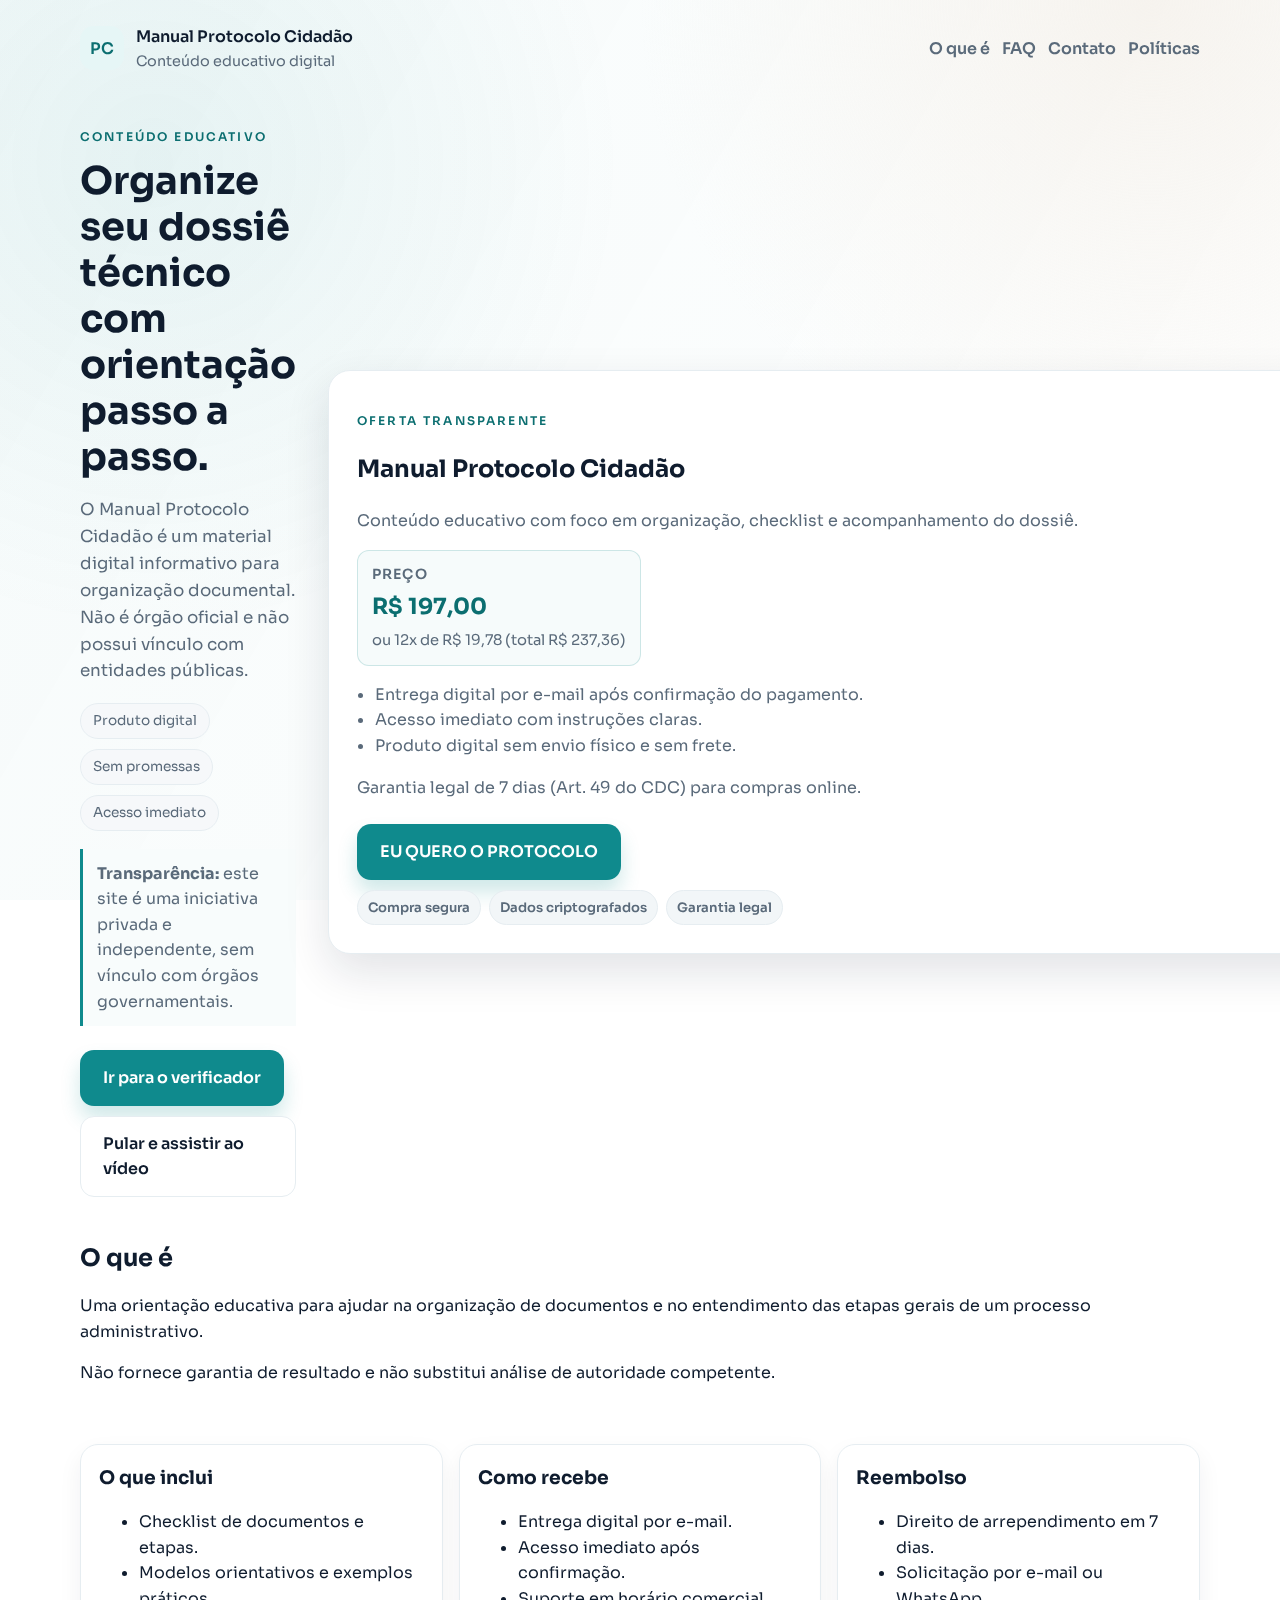
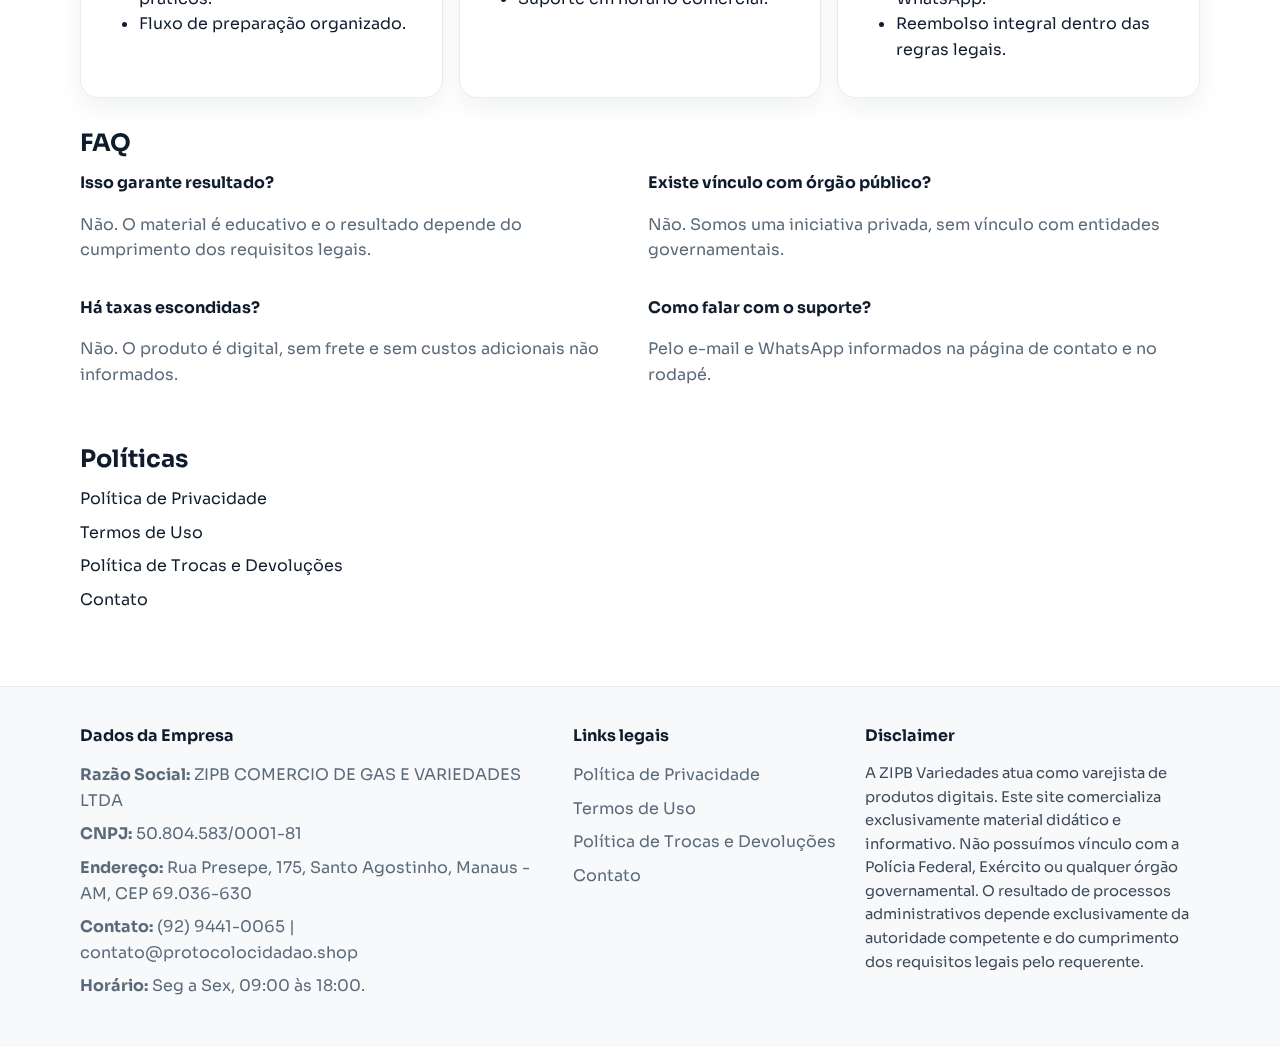
<file: index.html>
<!doctype html>
<html lang="pt-BR">
<head>
  <meta charset="utf-8">
  <meta name="viewport" content="width=device-width, initial-scale=1">
  <title>Manual Protocolo Cidadão | Conteúdo Educativo</title>
  <meta name="description" content="Conteúdo educativo para organização de dossiê técnico. Sem vínculo com órgãos públicos.">
  <link rel="preconnect" href="https://fonts.googleapis.com">
  <link rel="preconnect" href="https://fonts.gstatic.com" crossorigin>
  <link href="https://fonts.googleapis.com/css2?family=Sora:wght@400;600&display=swap" rel="stylesheet">
  <link rel="stylesheet" href="./assets/css/styles.css">
</head>
<body>
  <header class="site-header">
    <div class="container header-grid">
      <div class="brand">
        <div class="brand-mark" aria-hidden="true">PC</div>
        <div>
          <div class="brand-title">Manual Protocolo Cidadão</div>
          <div class="brand-sub">Conteúdo educativo digital</div>
        </div>
      </div>
      <nav class="header-nav" aria-label="Navegação principal">
        <a class="nav-link" href="#o-que-e">O que é</a>
        <a class="nav-link" href="#faq">FAQ</a>
        <a class="nav-link" href="./contato/">Contato</a>
        <a class="nav-link" href="#politicas">Políticas</a>
      </nav>
    </div>
  </header>

  <main id="conteudo">
    <section class="hero container">
      <div class="hero-copy">
        <p class="eyebrow">Conteúdo educativo</p>
        <h1>Organize seu dossiê técnico com orientação passo a passo.</h1>
        <p class="subhead">O Manual Protocolo Cidadão é um material digital informativo para organização documental. Não é órgão oficial e não possui vínculo com entidades públicas.</p>
        <div class="badge-row">
          <span class="badge">Produto digital</span>
          <span class="badge">Sem promessas</span>
          <span class="badge">Acesso imediato</span>
        </div>
        <div class="hero-note">
          <strong>Transparência:</strong> este site é uma iniciativa privada e independente, sem vínculo com órgãos governamentais.
        </div>
        <div class="cta-block">
          <a class="btn" href="./verificador/">Ir para o verificador</a>
          <a class="btn btn-ghost" href="./vsl/">Pular e assistir ao vídeo</a>
        </div>
      </div>
      <div class="offer">
        <p class="eyebrow">Oferta transparente</p>
        <h2>Manual Protocolo Cidadão</h2>
        <p class="muted">Conteúdo educativo com foco em organização, checklist e acompanhamento do dossiê.</p>
        <div class="price-card" aria-label="Preço do Manual Protocolo Cidadão">
          <span class="price-title">Preço</span>
          <span class="price-main">R$ 197,00</span>
          <span class="price-sub">ou 12x de R$ 19,78 (total R$ 237,36)</span>
        </div>
        <ul class="offer-list">
          <li>Entrega digital por e-mail após confirmação do pagamento.</li>
          <li>Acesso imediato com instruções claras.</li>
          <li>Produto digital sem envio físico e sem frete.</li>
        </ul>
        <p class="muted">Garantia legal de 7 dias (Art. 49 do CDC) para compras online.</p>
        <div class="cta-block">
          <a class="btn" href="https://go.perfectpay.com.br/PPU38CQ5C0E" target="_blank" rel="noopener noreferrer">EU QUERO O PROTOCOLO</a>
          <div class="trust-badges" aria-label="Selos de compra segura">
            <span>Compra segura</span>
            <span>Dados criptografados</span>
            <span>Garantia legal</span>
          </div>
        </div>
      </div>
    </section>

    <section class="container compact-section" id="o-que-e">
      <h2>O que é</h2>
      <p>Uma orientação educativa para ajudar na organização de documentos e no entendimento das etapas gerais de um processo administrativo.</p>
      <p>Não fornece garantia de resultado e não substitui análise de autoridade competente.</p>
    </section>

    <section class="info-section container">
      <div class="info-grid">
        <div class="info-card">
          <h3>O que inclui</h3>
          <ul>
            <li>Checklist de documentos e etapas.</li>
            <li>Modelos orientativos e exemplos práticos.</li>
            <li>Fluxo de preparação organizado.</li>
          </ul>
        </div>
        <div class="info-card">
          <h3>Como recebe</h3>
          <ul>
            <li>Entrega digital por e-mail.</li>
            <li>Acesso imediato após confirmação.</li>
            <li>Suporte em horário comercial.</li>
          </ul>
        </div>
        <div class="info-card">
          <h3>Reembolso</h3>
          <ul>
            <li>Direito de arrependimento em 7 dias.</li>
            <li>Solicitação por e-mail ou WhatsApp.</li>
            <li>Reembolso integral dentro das regras legais.</li>
          </ul>
        </div>
      </div>
    </section>

    <section class="container compact-section" id="faq">
      <h2>FAQ</h2>
      <div class="faq-grid">
        <div>
          <strong>Isso garante resultado?</strong>
          <p class="muted">Não. O material é educativo e o resultado depende do cumprimento dos requisitos legais.</p>
        </div>
        <div>
          <strong>Existe vínculo com órgão público?</strong>
          <p class="muted">Não. Somos uma iniciativa privada, sem vínculo com entidades governamentais.</p>
        </div>
        <div>
          <strong>Há taxas escondidas?</strong>
          <p class="muted">Não. O produto é digital, sem frete e sem custos adicionais não informados.</p>
        </div>
        <div>
          <strong>Como falar com o suporte?</strong>
          <p class="muted">Pelo e-mail e WhatsApp informados na página de contato e no rodapé.</p>
        </div>
      </div>
    </section>

    <section class="container compact-section" id="politicas">
      <h2>Políticas</h2>
      <ul class="footer-links">
        <li><a href="./politica-de-privacidade/">Política de Privacidade</a></li>
        <li><a href="./termos-de-uso/">Termos de Uso</a></li>
        <li><a href="./trocas-e-devolucoes/">Política de Trocas e Devoluções</a></li>
        <li><a href="./contato/">Contato</a></li>
      </ul>
    </section>
  </main>

  <footer class="site-footer">
    <div class="container footer-grid">
      <div>
        <h2>Dados da Empresa</h2>
        <p><strong>Razão Social:</strong> ZIPB COMERCIO DE GAS E VARIEDADES LTDA</p>
        <p><strong>CNPJ:</strong> 50.804.583/0001-81</p>
        <p><strong>Endereço:</strong> Rua Presepe, 175, Santo Agostinho, Manaus - AM, CEP 69.036-630</p>
        <p><strong>Contato:</strong> <a href="tel:+559294410065">(92) 9441-0065</a> | <a href="mailto:contato@protocolocidadao.shop">contato@protocolocidadao.shop</a></p>
        <p><strong>Horário:</strong> Seg a Sex, 09:00 às 18:00.</p>
      </div>
      <div>
        <h2>Links legais</h2>
        <ul class="footer-links">
          <li><a href="./politica-de-privacidade/">Política de Privacidade</a></li>
          <li><a href="./termos-de-uso/">Termos de Uso</a></li>
          <li><a href="./trocas-e-devolucoes/">Política de Trocas e Devoluções</a></li>
          <li><a href="./contato/">Contato</a></li>
        </ul>
      </div>
      <div>
        <h2>Disclaimer</h2>
        <p class="disclaimer">A ZIPB Variedades atua como varejista de produtos digitais. Este site comercializa exclusivamente material didático e informativo. Não possuímos vínculo com a Polícia Federal, Exército ou qualquer órgão governamental. O resultado de processos administrativos depende exclusivamente da autoridade competente e do cumprimento dos requisitos legais pelo requerente.</p>
      </div>
    </div>
  </footer>
</body>
</html>
</file>
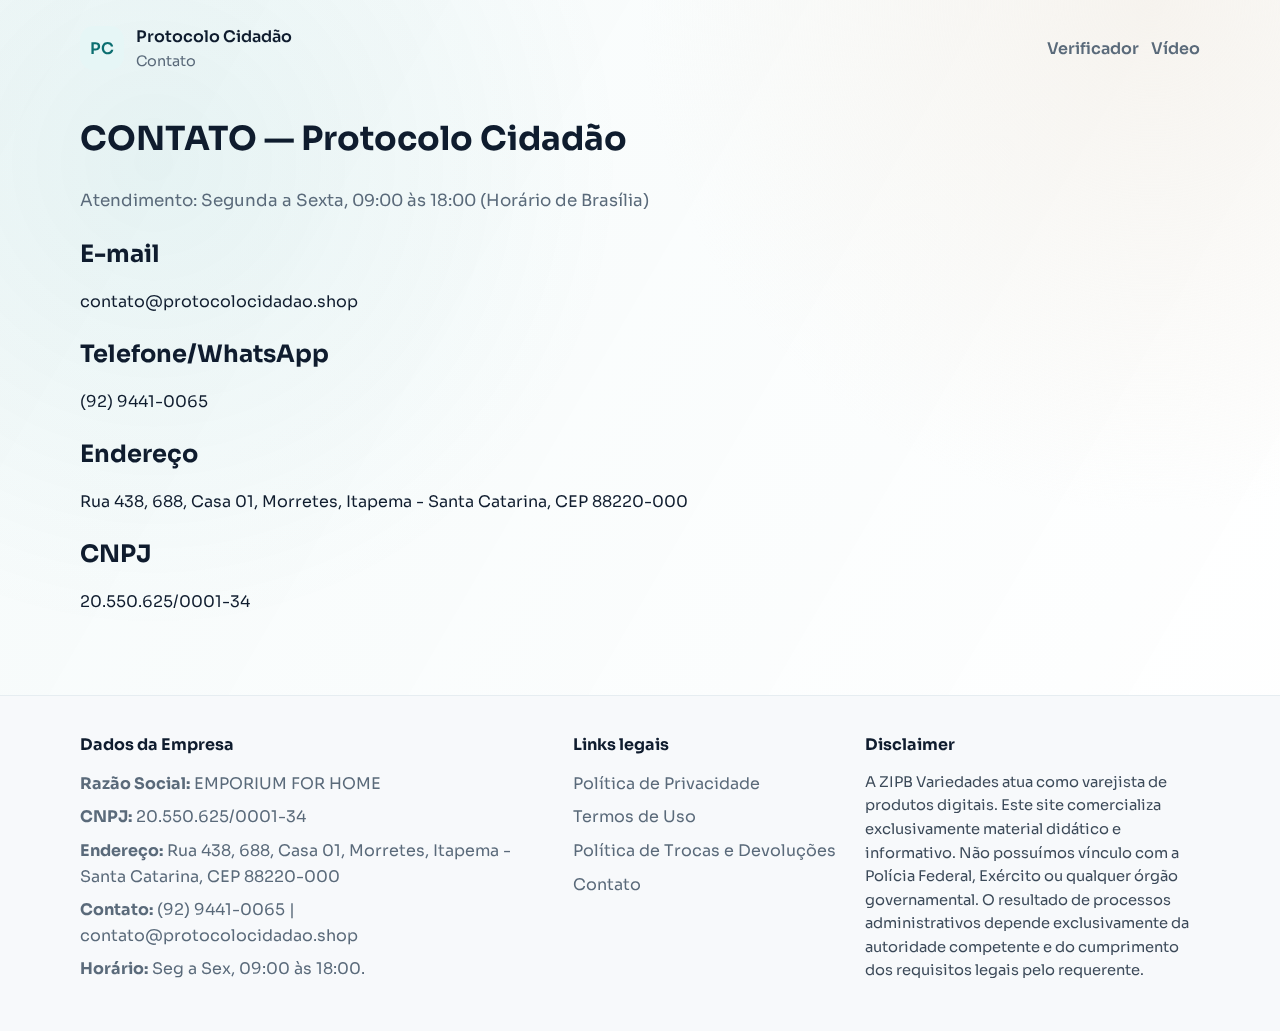
<file: contato/index.html>
﻿<!doctype html>
<html lang="pt-BR">
<head>
  <meta charset="utf-8">
  <meta name="viewport" content="width=device-width, initial-scale=1">
  <title>Contato | Protocolo Cidadão</title>
  <meta name="description" content="Fale com o suporte do Protocolo Cidadão.">
  <link rel="preconnect" href="https://fonts.googleapis.com">
  <link rel="preconnect" href="https://fonts.gstatic.com" crossorigin>
  <link href="https://fonts.googleapis.com/css2?family=Sora:wght@400;600&display=swap" rel="stylesheet">
  <link rel="stylesheet" href="../assets/css/styles.css">
</head>
<body>
  <header class="site-header">
    <div class="container header-grid">
      <div class="brand">
        <div class="brand-mark" aria-hidden="true">PC</div>
        <div>
          <div class="brand-title">Protocolo Cidadão</div>
          <div class="brand-sub">Contato</div>
        </div>
      </div>
      <nav class="header-nav" aria-label="Navegação principal">
        <a class="nav-link" href="../verificador/">Verificador</a>
        <a class="nav-link" href="../vsl/">Vídeo</a>
      </nav>
    </div>
  </header>

  <main id="conteudo" class="legal container">
    <h1>CONTATO — Protocolo Cidadão</h1>
    <p class="subhead">Atendimento: Segunda a Sexta, 09:00 às 18:00 (Horário de Brasília)</p>

    <section class="legal-section">
      <h2>E-mail</h2>
      <p><a href="mailto:contato@protocolocidadao.shop">contato@protocolocidadao.shop</a></p>
    </section>

    <section class="legal-section">
      <h2>Telefone/WhatsApp</h2>
      <p><a href="tel:+559294410065">(92) 9441-0065</a></p>
    </section>

    <section class="legal-section">
      <h2>Endereço</h2>
      <p>Rua 438, 688, Casa 01, Morretes, Itapema - Santa Catarina, CEP 88220-000</p>
    </section>

    <section class="legal-section">
      <h2>CNPJ</h2>
      <p>20.550.625/0001-34</p>
    </section>
  </main>

  <footer class="site-footer">
    <div class="container footer-grid">
      <div>
        <h2>Dados da Empresa</h2>
        <p><strong>Razão Social:</strong> EMPORIUM FOR HOME</p>
        <p><strong>CNPJ:</strong> 20.550.625/0001-34</p>
        <p><strong>Endereço:</strong> Rua 438, 688, Casa 01, Morretes, Itapema - Santa Catarina, CEP 88220-000</p>
        <p><strong>Contato:</strong> <a href="tel:+559294410065">(92) 9441-0065</a> | <a href="mailto:contato@protocolocidadao.shop">contato@protocolocidadao.shop</a></p>
        <p><strong>Horário:</strong> Seg a Sex, 09:00 às 18:00.</p>
      </div>
      <div>
        <h2>Links legais</h2>
        <ul class="footer-links">
          <li><a href="../politica-de-privacidade/">Política de Privacidade</a></li>
          <li><a href="../termos-de-uso/">Termos de Uso</a></li>
          <li><a href="../trocas-e-devolucoes/">Política de Trocas e Devoluções</a></li>
          <li><a href="../contato/">Contato</a></li>
        </ul>
      </div>
      <div>
        <h2>Disclaimer</h2>
        <p class="disclaimer">A ZIPB Variedades atua como varejista de produtos digitais. Este site comercializa exclusivamente material didático e informativo. Não possuímos vínculo com a Polícia Federal, Exército ou qualquer órgão governamental. O resultado de processos administrativos depende exclusivamente da autoridade competente e do cumprimento dos requisitos legais pelo requerente.</p>
      </div>
    </div>
  </footer>
</body>
</html>
</file>
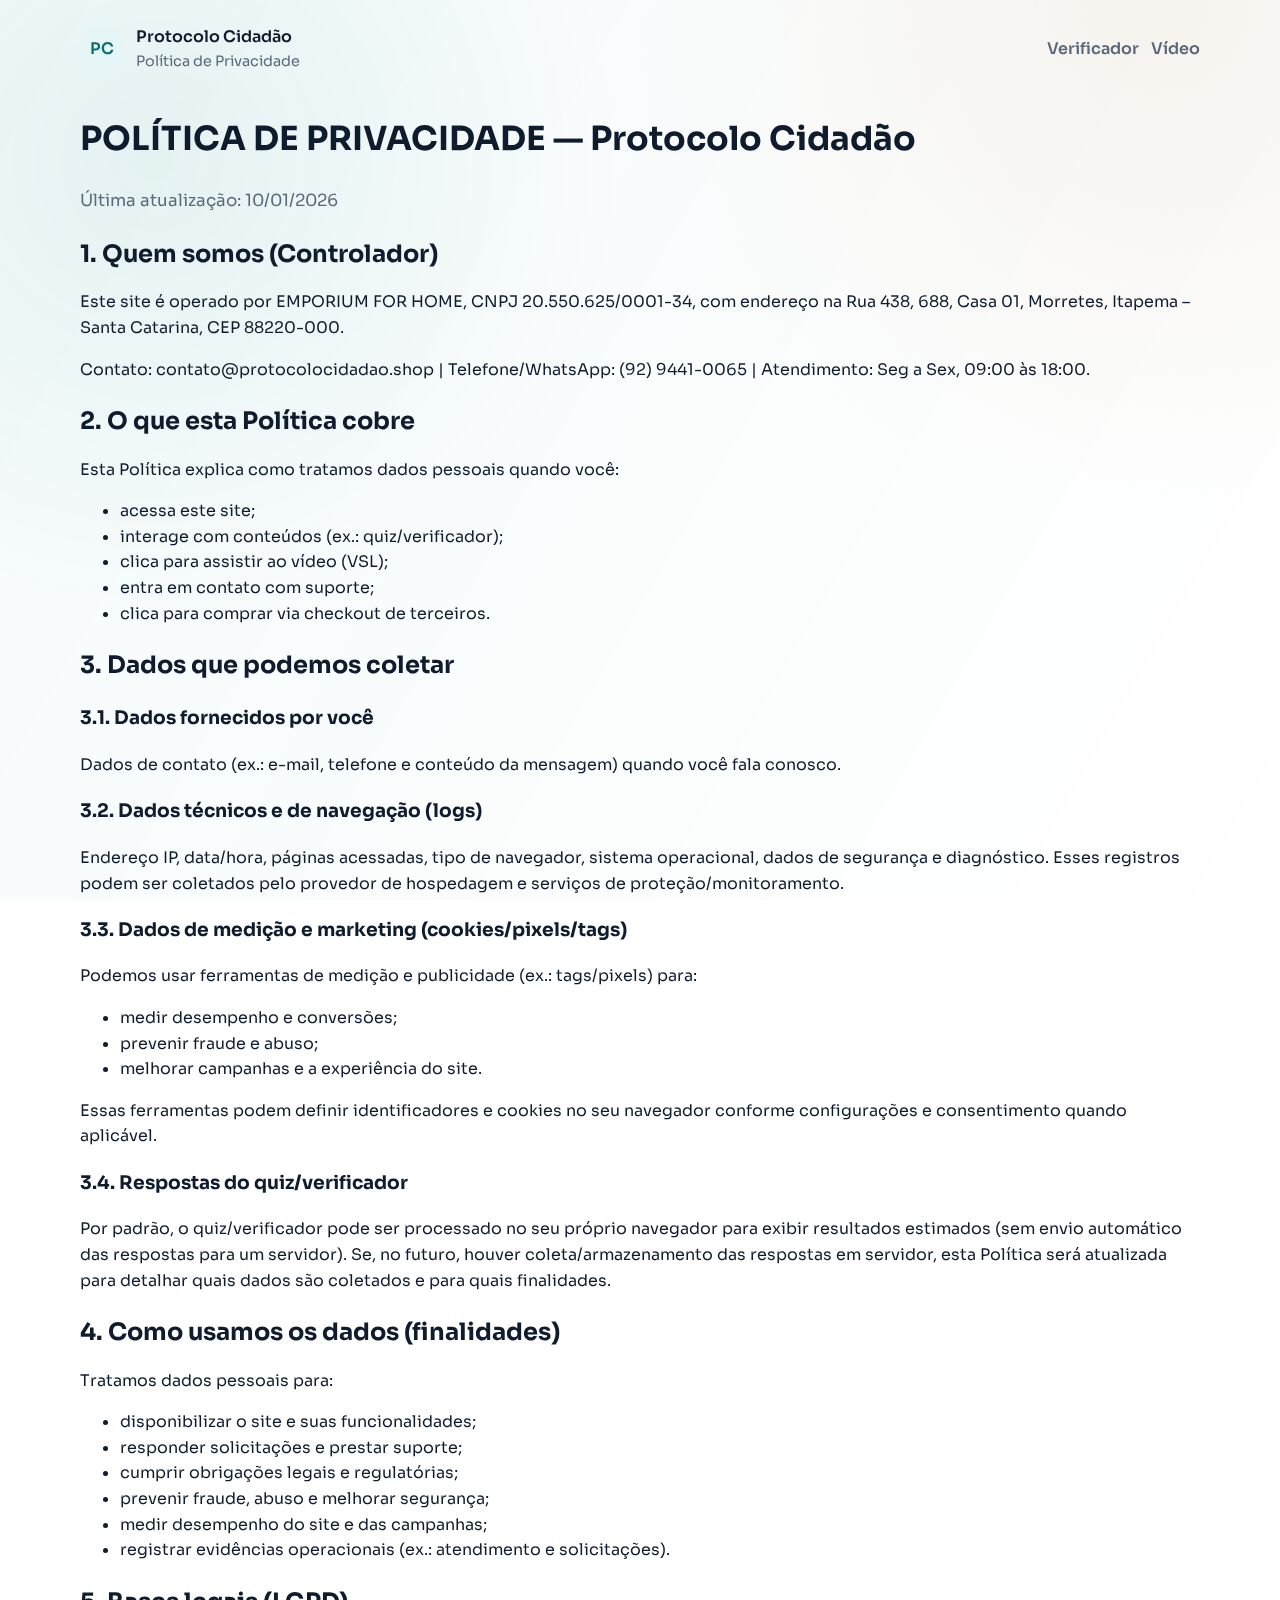
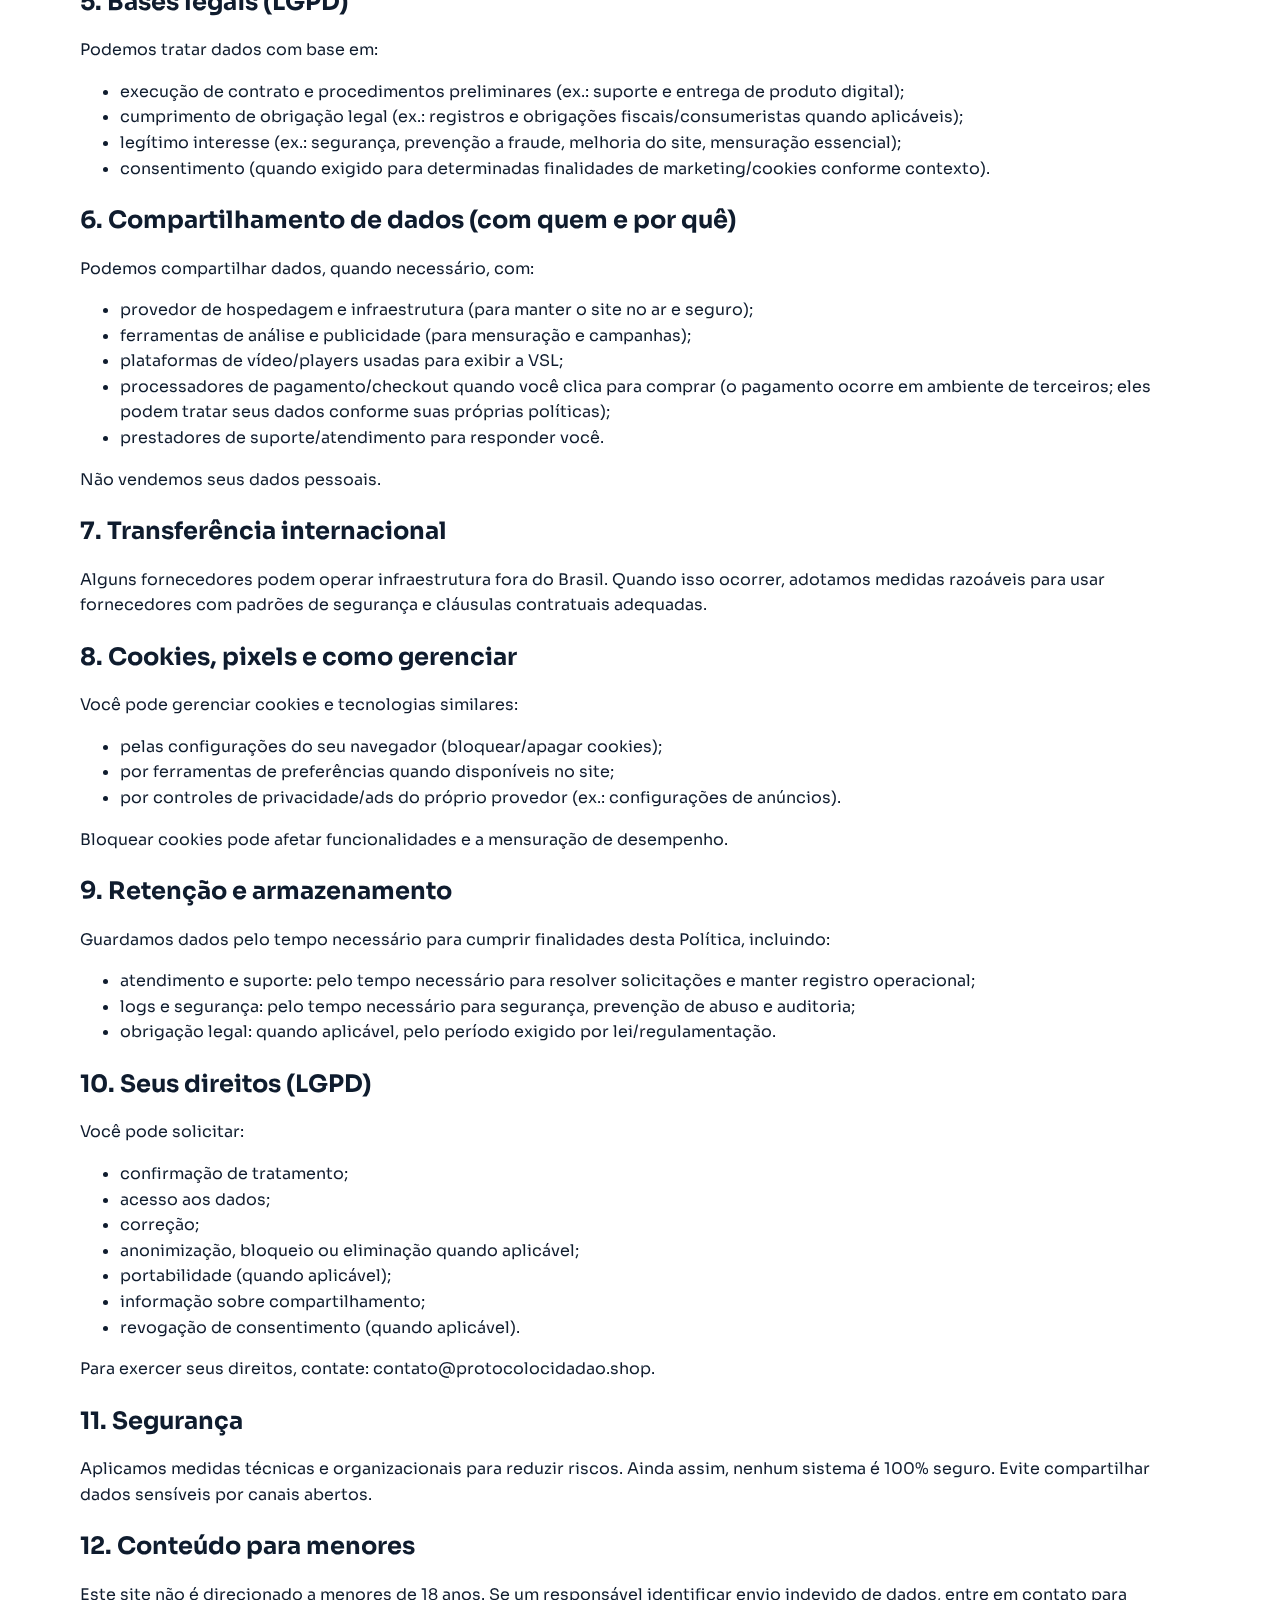
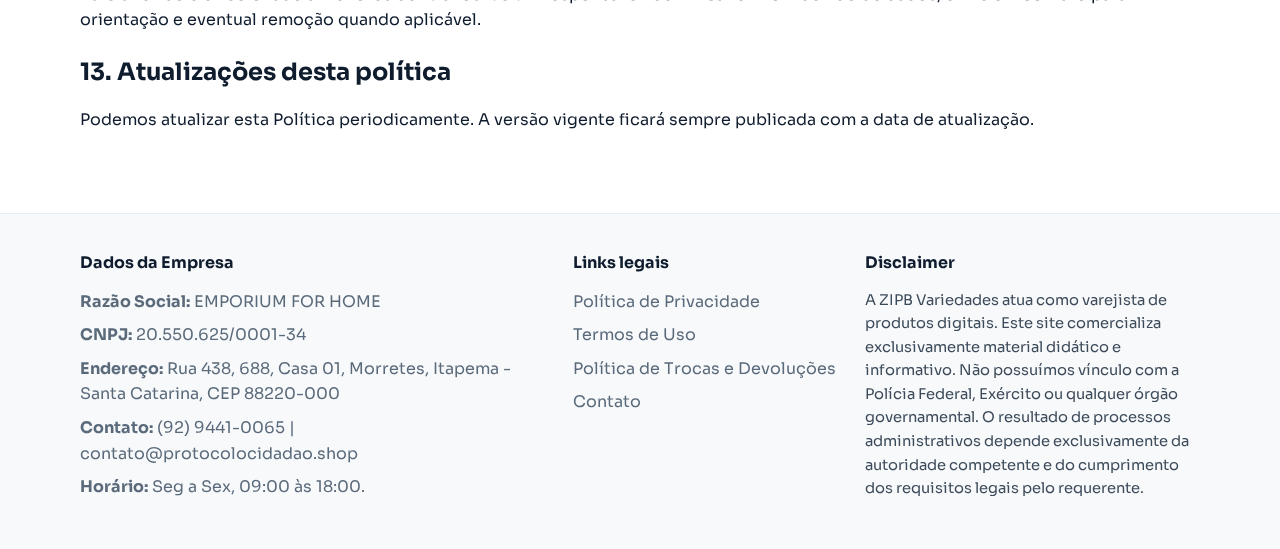
<file: politica-de-privacidade/index.html>
﻿<!doctype html>
<html lang="pt-BR">
<head>
  <meta charset="utf-8">
  <meta name="viewport" content="width=device-width, initial-scale=1">
  <title>Política de Privacidade | Protocolo Cidadão</title>
  <meta name="description" content="Política de Privacidade e LGPD do Protocolo Cidadão.">
  <link rel="preconnect" href="https://fonts.googleapis.com">
  <link rel="preconnect" href="https://fonts.gstatic.com" crossorigin>
  <link href="https://fonts.googleapis.com/css2?family=Sora:wght@400;600&display=swap" rel="stylesheet">
  <link rel="stylesheet" href="../assets/css/styles.css">
</head>
<body>
  <header class="site-header">
    <div class="container header-grid">
      <div class="brand">
        <div class="brand-mark" aria-hidden="true">PC</div>
        <div>
          <div class="brand-title">Protocolo Cidadão</div>
          <div class="brand-sub">Política de Privacidade</div>
        </div>
      </div>
      <nav class="header-nav" aria-label="Navegação principal">
        <a class="nav-link" href="../verificador/">Verificador</a>
        <a class="nav-link" href="../vsl/">Vídeo</a>
      </nav>
    </div>
  </header>

  <main id="conteudo" class="legal container">
    <h1>POLÍTICA DE PRIVACIDADE — Protocolo Cidadão</h1>
    <p class="subhead">Última atualização: 10/01/2026</p>

    <section class="legal-section">
      <h2>1. Quem somos (Controlador)</h2>
      <p>Este site é operado por EMPORIUM FOR HOME, CNPJ 20.550.625/0001-34, com endereço na Rua 438, 688, Casa 01, Morretes, Itapema – Santa Catarina, CEP 88220-000.</p>
      <p>Contato: contato@protocolocidadao.shop | Telefone/WhatsApp: (92) 9441-0065 | Atendimento: Seg a Sex, 09:00 às 18:00.</p>
    </section>

    <section class="legal-section">
      <h2>2. O que esta Política cobre</h2>
      <p>Esta Política explica como tratamos dados pessoais quando você:</p>
      <ul>
        <li>acessa este site;</li>
        <li>interage com conteúdos (ex.: quiz/verificador);</li>
        <li>clica para assistir ao vídeo (VSL);</li>
        <li>entra em contato com suporte;</li>
        <li>clica para comprar via checkout de terceiros.</li>
      </ul>
    </section>

    <section class="legal-section">
      <h2>3. Dados que podemos coletar</h2>
      <h3>3.1. Dados fornecidos por você</h3>
      <p>Dados de contato (ex.: e-mail, telefone e conteúdo da mensagem) quando você fala conosco.</p>

      <h3>3.2. Dados técnicos e de navegação (logs)</h3>
      <p>Endereço IP, data/hora, páginas acessadas, tipo de navegador, sistema operacional, dados de segurança e diagnóstico. Esses registros podem ser coletados pelo provedor de hospedagem e serviços de proteção/monitoramento.</p>

      <h3>3.3. Dados de medição e marketing (cookies/pixels/tags)</h3>
      <p>Podemos usar ferramentas de medição e publicidade (ex.: tags/pixels) para:</p>
      <ul>
        <li>medir desempenho e conversões;</li>
        <li>prevenir fraude e abuso;</li>
        <li>melhorar campanhas e a experiência do site.</li>
      </ul>
      <p>Essas ferramentas podem definir identificadores e cookies no seu navegador conforme configurações e consentimento quando aplicável.</p>

      <h3>3.4. Respostas do quiz/verificador</h3>
      <p>Por padrão, o quiz/verificador pode ser processado no seu próprio navegador para exibir resultados estimados (sem envio automático das respostas para um servidor). Se, no futuro, houver coleta/armazenamento das respostas em servidor, esta Política será atualizada para detalhar quais dados são coletados e para quais finalidades.</p>
    </section>

    <section class="legal-section">
      <h2>4. Como usamos os dados (finalidades)</h2>
      <p>Tratamos dados pessoais para:</p>
      <ul>
        <li>disponibilizar o site e suas funcionalidades;</li>
        <li>responder solicitações e prestar suporte;</li>
        <li>cumprir obrigações legais e regulatórias;</li>
        <li>prevenir fraude, abuso e melhorar segurança;</li>
        <li>medir desempenho do site e das campanhas;</li>
        <li>registrar evidências operacionais (ex.: atendimento e solicitações).</li>
      </ul>
    </section>

    <section class="legal-section">
      <h2>5. Bases legais (LGPD)</h2>
      <p>Podemos tratar dados com base em:</p>
      <ul>
        <li>execução de contrato e procedimentos preliminares (ex.: suporte e entrega de produto digital);</li>
        <li>cumprimento de obrigação legal (ex.: registros e obrigações fiscais/consumeristas quando aplicáveis);</li>
        <li>legítimo interesse (ex.: segurança, prevenção a fraude, melhoria do site, mensuração essencial);</li>
        <li>consentimento (quando exigido para determinadas finalidades de marketing/cookies conforme contexto).</li>
      </ul>
    </section>

    <section class="legal-section">
      <h2>6. Compartilhamento de dados (com quem e por quê)</h2>
      <p>Podemos compartilhar dados, quando necessário, com:</p>
      <ul>
        <li>provedor de hospedagem e infraestrutura (para manter o site no ar e seguro);</li>
        <li>ferramentas de análise e publicidade (para mensuração e campanhas);</li>
        <li>plataformas de vídeo/players usadas para exibir a VSL;</li>
        <li>processadores de pagamento/checkout quando você clica para comprar (o pagamento ocorre em ambiente de terceiros; eles podem tratar seus dados conforme suas próprias políticas);</li>
        <li>prestadores de suporte/atendimento para responder você.</li>
      </ul>
      <p>Não vendemos seus dados pessoais.</p>
    </section>

    <section class="legal-section">
      <h2>7. Transferência internacional</h2>
      <p>Alguns fornecedores podem operar infraestrutura fora do Brasil. Quando isso ocorrer, adotamos medidas razoáveis para usar fornecedores com padrões de segurança e cláusulas contratuais adequadas.</p>
    </section>

    <section class="legal-section">
      <h2>8. Cookies, pixels e como gerenciar</h2>
      <p>Você pode gerenciar cookies e tecnologias similares:</p>
      <ul>
        <li>pelas configurações do seu navegador (bloquear/apagar cookies);</li>
        <li>por ferramentas de preferências quando disponíveis no site;</li>
        <li>por controles de privacidade/ads do próprio provedor (ex.: configurações de anúncios).</li>
      </ul>
      <p>Bloquear cookies pode afetar funcionalidades e a mensuração de desempenho.</p>
    </section>

    <section class="legal-section">
      <h2>9. Retenção e armazenamento</h2>
      <p>Guardamos dados pelo tempo necessário para cumprir finalidades desta Política, incluindo:</p>
      <ul>
        <li>atendimento e suporte: pelo tempo necessário para resolver solicitações e manter registro operacional;</li>
        <li>logs e segurança: pelo tempo necessário para segurança, prevenção de abuso e auditoria;</li>
        <li>obrigação legal: quando aplicável, pelo período exigido por lei/regulamentação.</li>
      </ul>
    </section>

    <section class="legal-section">
      <h2>10. Seus direitos (LGPD)</h2>
      <p>Você pode solicitar:</p>
      <ul>
        <li>confirmação de tratamento;</li>
        <li>acesso aos dados;</li>
        <li>correção;</li>
        <li>anonimização, bloqueio ou eliminação quando aplicável;</li>
        <li>portabilidade (quando aplicável);</li>
        <li>informação sobre compartilhamento;</li>
        <li>revogação de consentimento (quando aplicável).</li>
      </ul>
      <p>Para exercer seus direitos, contate: contato@protocolocidadao.shop.</p>
    </section>

    <section class="legal-section">
      <h2>11. Segurança</h2>
      <p>Aplicamos medidas técnicas e organizacionais para reduzir riscos. Ainda assim, nenhum sistema é 100% seguro. Evite compartilhar dados sensíveis por canais abertos.</p>
    </section>

    <section class="legal-section">
      <h2>12. Conteúdo para menores</h2>
      <p>Este site não é direcionado a menores de 18 anos. Se um responsável identificar envio indevido de dados, entre em contato para orientação e eventual remoção quando aplicável.</p>
    </section>

    <section class="legal-section">
      <h2>13. Atualizações desta política</h2>
      <p>Podemos atualizar esta Política periodicamente. A versão vigente ficará sempre publicada com a data de atualização.</p>
    </section>
  </main>

  <footer class="site-footer">
    <div class="container footer-grid">
      <div>
        <h2>Dados da Empresa</h2>
        <p><strong>Razão Social:</strong> EMPORIUM FOR HOME</p>
        <p><strong>CNPJ:</strong> 20.550.625/0001-34</p>
        <p><strong>Endereço:</strong> Rua 438, 688, Casa 01, Morretes, Itapema - Santa Catarina, CEP 88220-000</p>
        <p><strong>Contato:</strong> <a href="tel:+559294410065">(92) 9441-0065</a> | <a href="mailto:contato@protocolocidadao.shop">contato@protocolocidadao.shop</a></p>
        <p><strong>Horário:</strong> Seg a Sex, 09:00 às 18:00.</p>
      </div>
      <div>
        <h2>Links legais</h2>
        <ul class="footer-links">
          <li><a href="../politica-de-privacidade/">Política de Privacidade</a></li>
          <li><a href="../termos-de-uso/">Termos de Uso</a></li>
          <li><a href="../trocas-e-devolucoes/">Política de Trocas e Devoluções</a></li>
          <li><a href="../contato/">Contato</a></li>
        </ul>
      </div>
      <div>
        <h2>Disclaimer</h2>
        <p class="disclaimer">A ZIPB Variedades atua como varejista de produtos digitais. Este site comercializa exclusivamente material didático e informativo. Não possuímos vínculo com a Polícia Federal, Exército ou qualquer órgão governamental. O resultado de processos administrativos depende exclusivamente da autoridade competente e do cumprimento dos requisitos legais pelo requerente.</p>
      </div>
    </div>
  </footer>
</body>
</html>
</file>
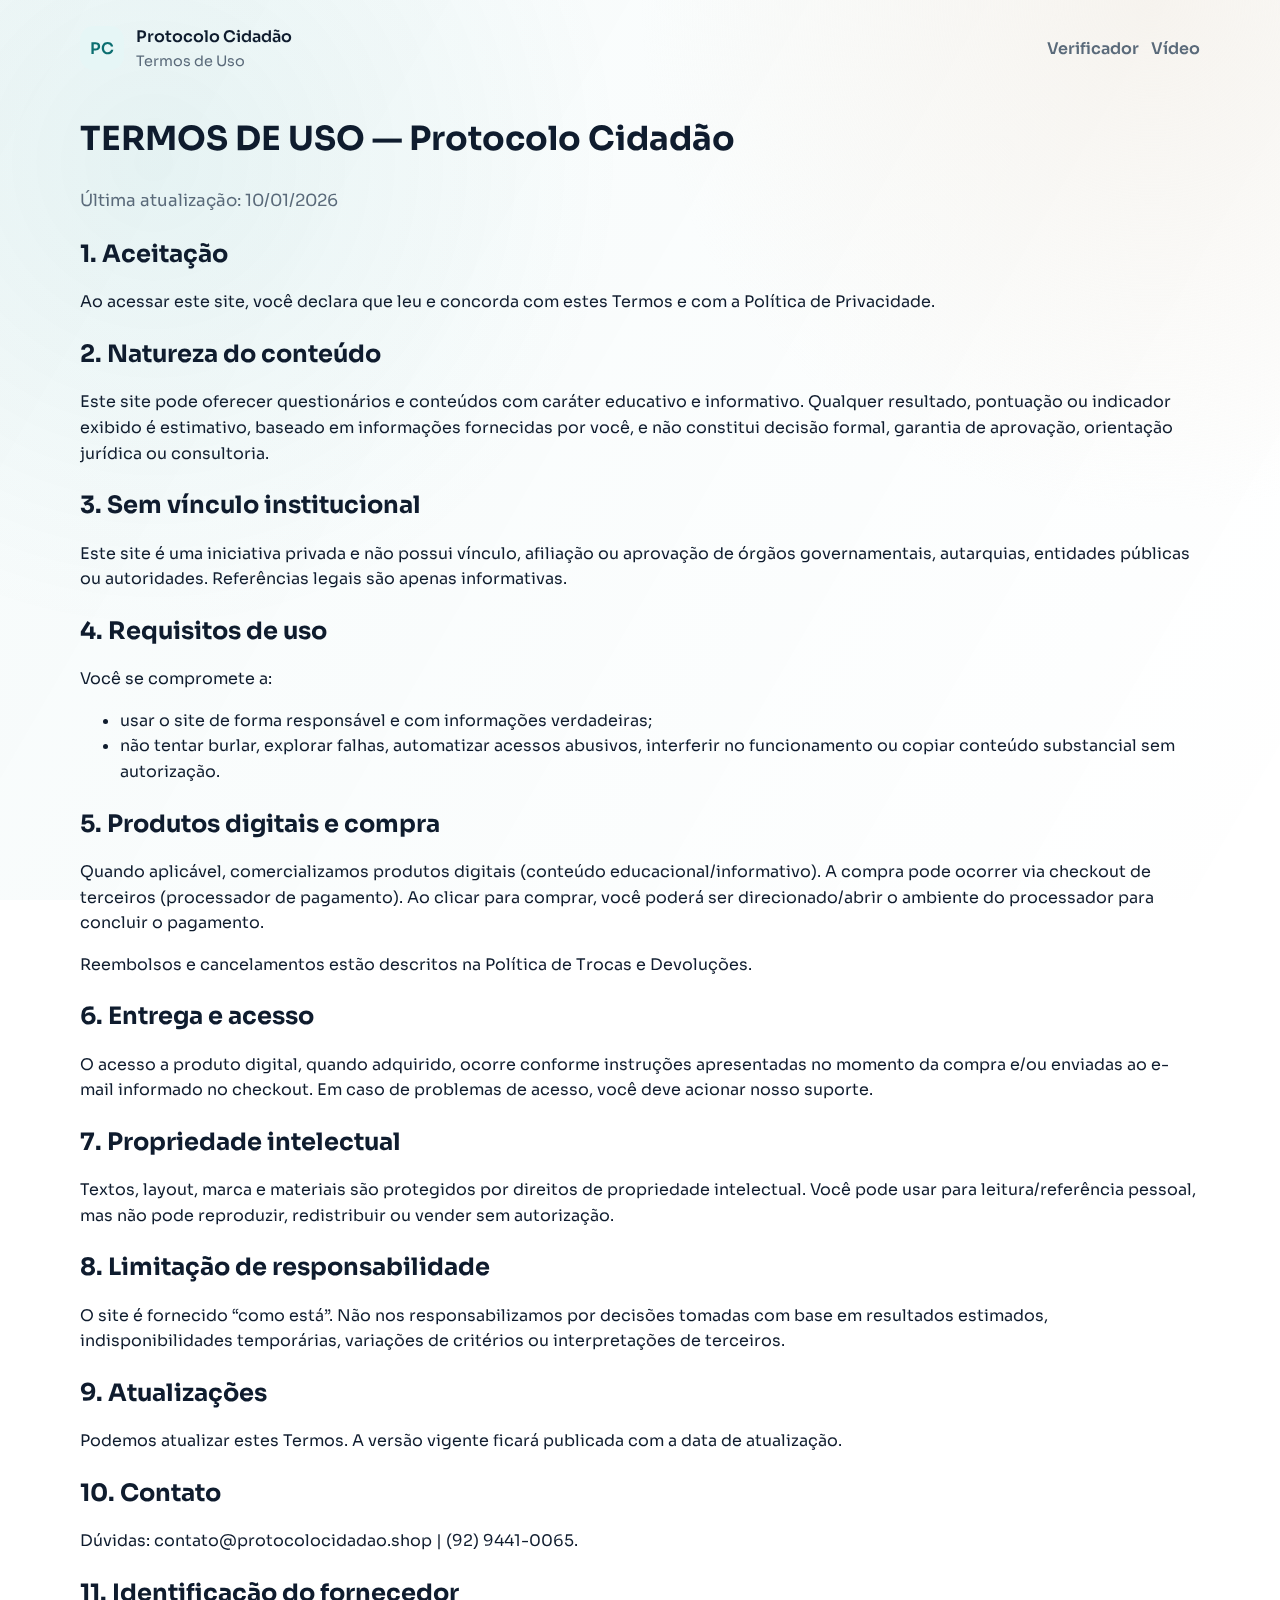
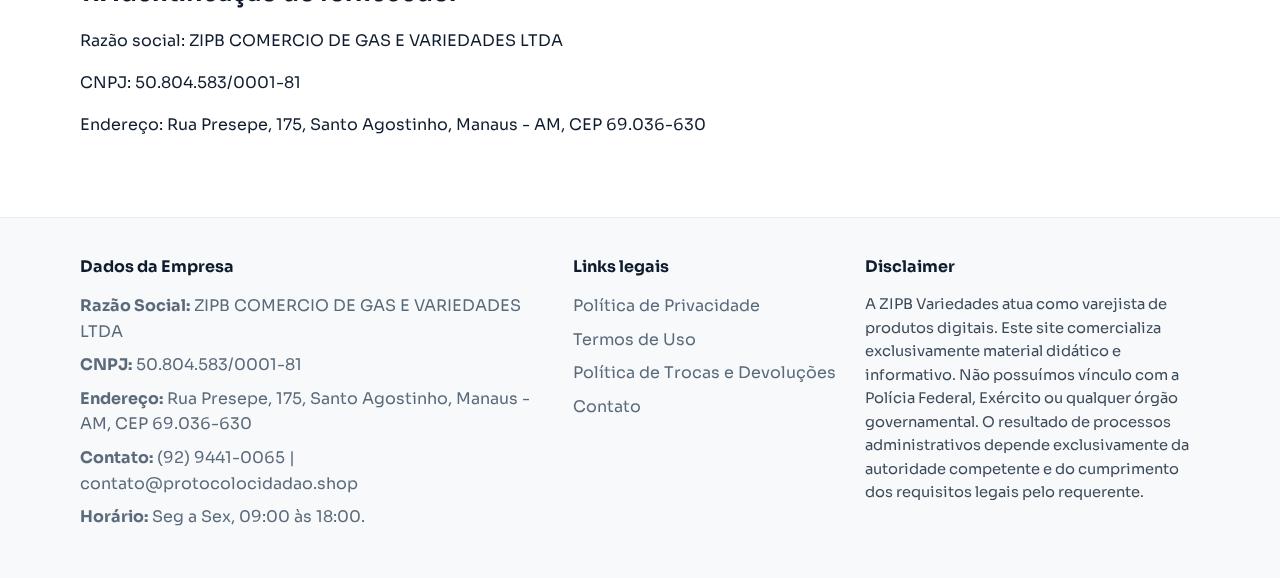
<file: termos-de-uso/index.html>
﻿<!doctype html>
<html lang="pt-BR">
<head>
  <meta charset="utf-8">
  <meta name="viewport" content="width=device-width, initial-scale=1">
  <title>Termos de Uso | Protocolo Cidadão</title>
  <meta name="description" content="Termos de Uso do Protocolo Cidadão.">
  <link rel="preconnect" href="https://fonts.googleapis.com">
  <link rel="preconnect" href="https://fonts.gstatic.com" crossorigin>
  <link href="https://fonts.googleapis.com/css2?family=Sora:wght@400;600&display=swap" rel="stylesheet">
  <link rel="stylesheet" href="../assets/css/styles.css">
</head>
<body>
  <header class="site-header">
    <div class="container header-grid">
      <div class="brand">
        <div class="brand-mark" aria-hidden="true">PC</div>
        <div>
          <div class="brand-title">Protocolo Cidadão</div>
          <div class="brand-sub">Termos de Uso</div>
        </div>
      </div>
      <nav class="header-nav" aria-label="Navegação principal">
        <a class="nav-link" href="../verificador/">Verificador</a>
        <a class="nav-link" href="../vsl/">Vídeo</a>
      </nav>
    </div>
  </header>

  <main id="conteudo" class="legal container">
    <h1>TERMOS DE USO — Protocolo Cidadão</h1>
    <p class="subhead">Última atualização: 10/01/2026</p>

    <section class="legal-section">
      <h2>1. Aceitação</h2>
      <p>Ao acessar este site, você declara que leu e concorda com estes Termos e com a Política de Privacidade.</p>
    </section>

    <section class="legal-section">
      <h2>2. Natureza do conteúdo</h2>
      <p>Este site pode oferecer questionários e conteúdos com caráter educativo e informativo. Qualquer resultado, pontuação ou indicador exibido é estimativo, baseado em informações fornecidas por você, e não constitui decisão formal, garantia de aprovação, orientação jurídica ou consultoria.</p>
    </section>

    <section class="legal-section">
      <h2>3. Sem vínculo institucional</h2>
      <p>Este site é uma iniciativa privada e não possui vínculo, afiliação ou aprovação de órgãos governamentais, autarquias, entidades públicas ou autoridades. Referências legais são apenas informativas.</p>
    </section>

    <section class="legal-section">
      <h2>4. Requisitos de uso</h2>
      <p>Você se compromete a:</p>
      <ul>
        <li>usar o site de forma responsável e com informações verdadeiras;</li>
        <li>não tentar burlar, explorar falhas, automatizar acessos abusivos, interferir no funcionamento ou copiar conteúdo substancial sem autorização.</li>
      </ul>
    </section>

    <section class="legal-section">
      <h2>5. Produtos digitais e compra</h2>
      <p>Quando aplicável, comercializamos produtos digitais (conteúdo educacional/informativo). A compra pode ocorrer via checkout de terceiros (processador de pagamento). Ao clicar para comprar, você poderá ser direcionado/abrir o ambiente do processador para concluir o pagamento.</p>
      <p>Reembolsos e cancelamentos estão descritos na Política de Trocas e Devoluções.</p>
    </section>

    <section class="legal-section">
      <h2>6. Entrega e acesso</h2>
      <p>O acesso a produto digital, quando adquirido, ocorre conforme instruções apresentadas no momento da compra e/ou enviadas ao e-mail informado no checkout. Em caso de problemas de acesso, você deve acionar nosso suporte.</p>
    </section>

    <section class="legal-section">
      <h2>7. Propriedade intelectual</h2>
      <p>Textos, layout, marca e materiais são protegidos por direitos de propriedade intelectual. Você pode usar para leitura/referência pessoal, mas não pode reproduzir, redistribuir ou vender sem autorização.</p>
    </section>

    <section class="legal-section">
      <h2>8. Limitação de responsabilidade</h2>
      <p>O site é fornecido “como está”. Não nos responsabilizamos por decisões tomadas com base em resultados estimados, indisponibilidades temporárias, variações de critérios ou interpretações de terceiros.</p>
    </section>

    <section class="legal-section">
      <h2>9. Atualizações</h2>
      <p>Podemos atualizar estes Termos. A versão vigente ficará publicada com a data de atualização.</p>
    </section>

    <section class="legal-section">
      <h2>10. Contato</h2>
      <p>Dúvidas: contato@protocolocidadao.shop | (92) 9441-0065.</p>
    </section>

    <section class="legal-section">
      <h2>11. Identificação do fornecedor</h2>
      <p>Razão social: ZIPB COMERCIO DE GAS E VARIEDADES LTDA</p>
      <p>CNPJ: 50.804.583/0001-81</p>
      <p>Endereço: Rua Presepe, 175, Santo Agostinho, Manaus - AM, CEP 69.036-630</p>
    </section>
  </main>

  <footer class="site-footer">
    <div class="container footer-grid">
      <div>
        <h2>Dados da Empresa</h2>
        <p><strong>Razão Social:</strong> ZIPB COMERCIO DE GAS E VARIEDADES LTDA</p>
        <p><strong>CNPJ:</strong> 50.804.583/0001-81</p>
        <p><strong>Endereço:</strong> Rua Presepe, 175, Santo Agostinho, Manaus - AM, CEP 69.036-630</p>
        <p><strong>Contato:</strong> <a href="tel:+559294410065">(92) 9441-0065</a> | <a href="mailto:contato@protocolocidadao.shop">contato@protocolocidadao.shop</a></p>
        <p><strong>Horário:</strong> Seg a Sex, 09:00 às 18:00.</p>
      </div>
      <div>
        <h2>Links legais</h2>
        <ul class="footer-links">
          <li><a href="../politica-de-privacidade/">Política de Privacidade</a></li>
          <li><a href="../termos-de-uso/">Termos de Uso</a></li>
          <li><a href="../trocas-e-devolucoes/">Política de Trocas e Devoluções</a></li>
          <li><a href="../contato/">Contato</a></li>
        </ul>
      </div>
      <div>
        <h2>Disclaimer</h2>
        <p class="disclaimer">A ZIPB Variedades atua como varejista de produtos digitais. Este site comercializa exclusivamente material didático e informativo. Não possuímos vínculo com a Polícia Federal, Exército ou qualquer órgão governamental. O resultado de processos administrativos depende exclusivamente da autoridade competente e do cumprimento dos requisitos legais pelo requerente.</p>
      </div>
    </div>
  </footer>
</body>
</html>
</file>
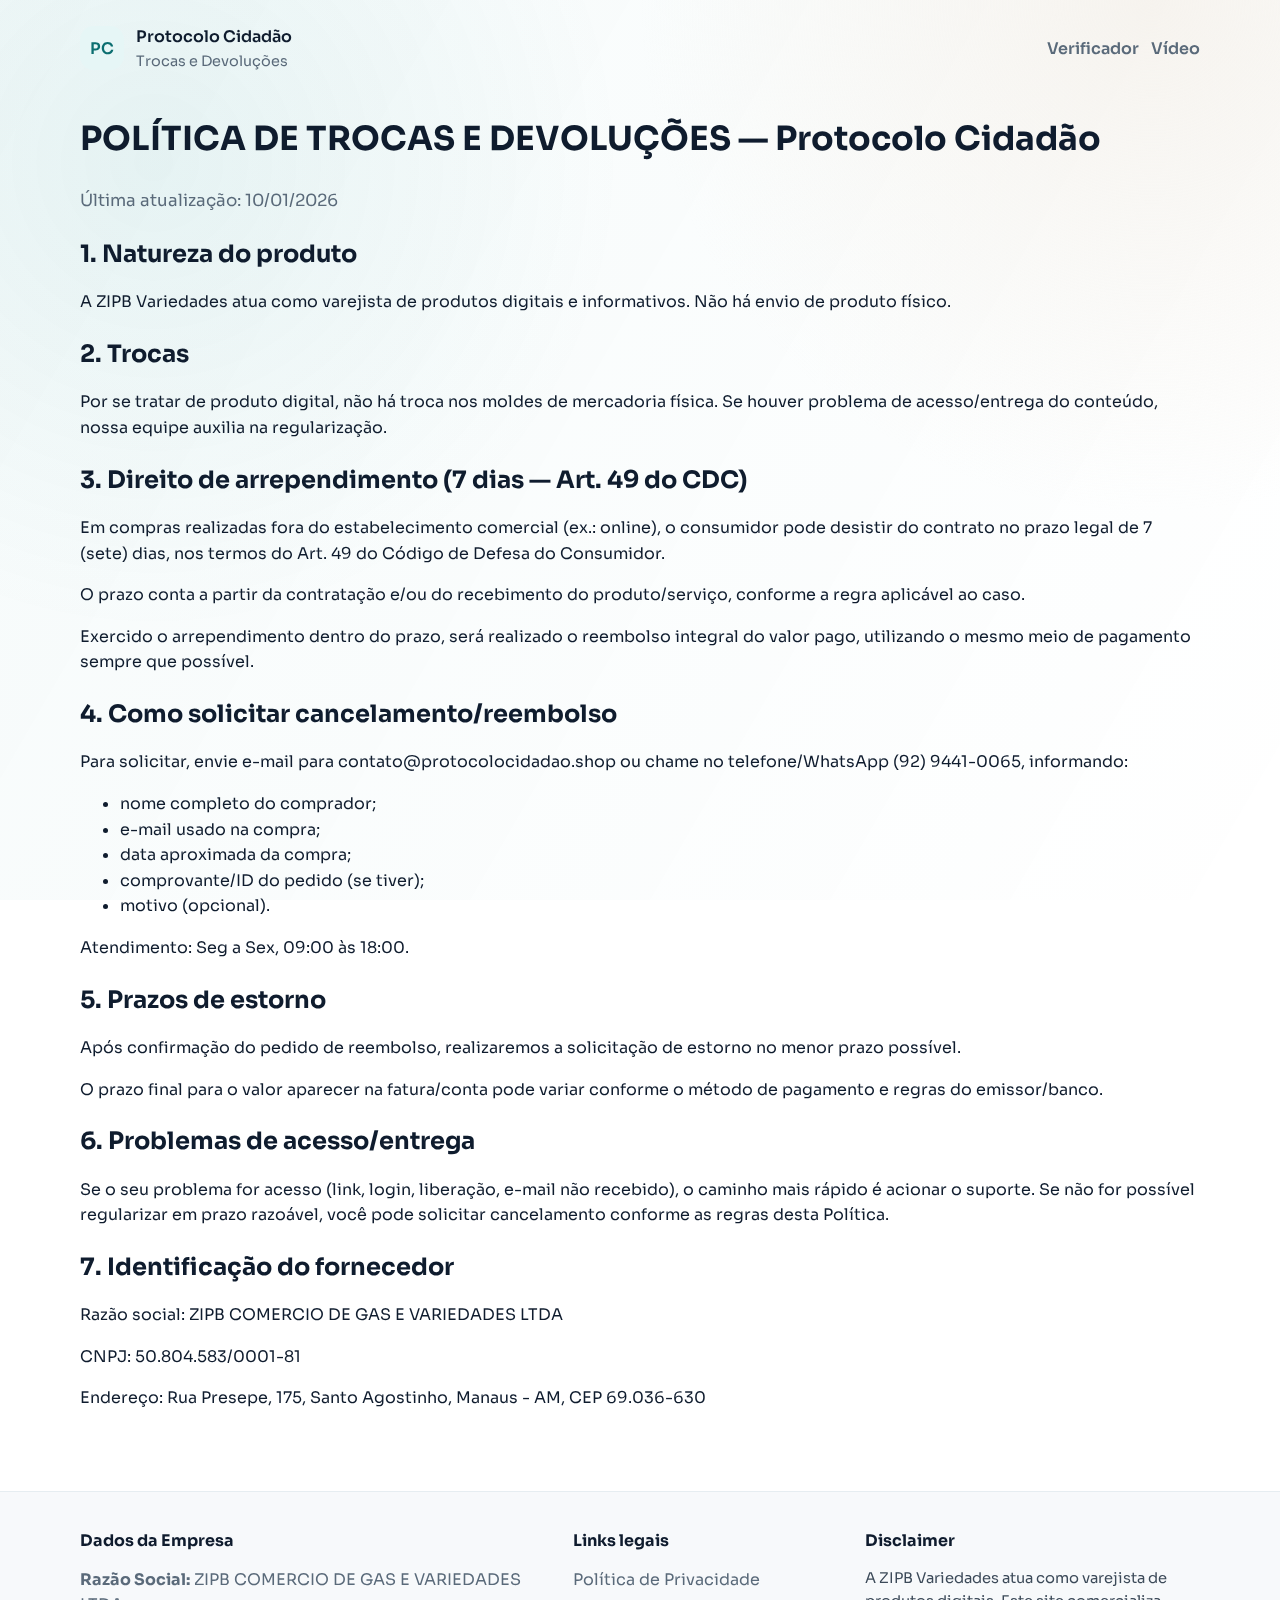
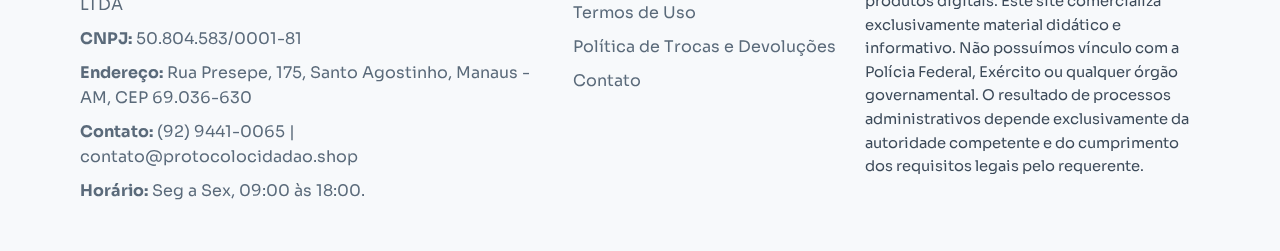
<file: trocas-e-devolucoes/index.html>
﻿<!doctype html>
<html lang="pt-BR">
<head>
  <meta charset="utf-8">
  <meta name="viewport" content="width=device-width, initial-scale=1">
  <title>Política de Trocas e Devoluções | Protocolo Cidadão</title>
  <meta name="description" content="Política de Trocas e Devoluções do Protocolo Cidadão.">
  <link rel="preconnect" href="https://fonts.googleapis.com">
  <link rel="preconnect" href="https://fonts.gstatic.com" crossorigin>
  <link href="https://fonts.googleapis.com/css2?family=Sora:wght@400;600&display=swap" rel="stylesheet">
  <link rel="stylesheet" href="../assets/css/styles.css">
</head>
<body>
  <header class="site-header">
    <div class="container header-grid">
      <div class="brand">
        <div class="brand-mark" aria-hidden="true">PC</div>
        <div>
          <div class="brand-title">Protocolo Cidadão</div>
          <div class="brand-sub">Trocas e Devoluções</div>
        </div>
      </div>
      <nav class="header-nav" aria-label="Navegação principal">
        <a class="nav-link" href="../verificador/">Verificador</a>
        <a class="nav-link" href="../vsl/">Vídeo</a>
      </nav>
    </div>
  </header>

  <main id="conteudo" class="legal container">
    <h1>POLÍTICA DE TROCAS E DEVOLUÇÕES — Protocolo Cidadão</h1>
    <p class="subhead">Última atualização: 10/01/2026</p>

    <section class="legal-section">
      <h2>1. Natureza do produto</h2>
      <p>A ZIPB Variedades atua como varejista de produtos digitais e informativos. Não há envio de produto físico.</p>
    </section>

    <section class="legal-section">
      <h2>2. Trocas</h2>
      <p>Por se tratar de produto digital, não há troca nos moldes de mercadoria física. Se houver problema de acesso/entrega do conteúdo, nossa equipe auxilia na regularização.</p>
    </section>

    <section class="legal-section">
      <h2>3. Direito de arrependimento (7 dias — Art. 49 do CDC)</h2>
      <p>Em compras realizadas fora do estabelecimento comercial (ex.: online), o consumidor pode desistir do contrato no prazo legal de 7 (sete) dias, nos termos do Art. 49 do Código de Defesa do Consumidor.</p>
      <p>O prazo conta a partir da contratação e/ou do recebimento do produto/serviço, conforme a regra aplicável ao caso.</p>
      <p>Exercido o arrependimento dentro do prazo, será realizado o reembolso integral do valor pago, utilizando o mesmo meio de pagamento sempre que possível.</p>
    </section>

    <section class="legal-section">
      <h2>4. Como solicitar cancelamento/reembolso</h2>
      <p>Para solicitar, envie e-mail para contato@protocolocidadao.shop ou chame no telefone/WhatsApp (92) 9441-0065, informando:</p>
      <ul>
        <li>nome completo do comprador;</li>
        <li>e-mail usado na compra;</li>
        <li>data aproximada da compra;</li>
        <li>comprovante/ID do pedido (se tiver);</li>
        <li>motivo (opcional).</li>
      </ul>
      <p>Atendimento: Seg a Sex, 09:00 às 18:00.</p>
    </section>

    <section class="legal-section">
      <h2>5. Prazos de estorno</h2>
      <p>Após confirmação do pedido de reembolso, realizaremos a solicitação de estorno no menor prazo possível.</p>
      <p>O prazo final para o valor aparecer na fatura/conta pode variar conforme o método de pagamento e regras do emissor/banco.</p>
    </section>

    <section class="legal-section">
      <h2>6. Problemas de acesso/entrega</h2>
      <p>Se o seu problema for acesso (link, login, liberação, e-mail não recebido), o caminho mais rápido é acionar o suporte. Se não for possível regularizar em prazo razoável, você pode solicitar cancelamento conforme as regras desta Política.</p>
    </section>

    <section class="legal-section">
      <h2>7. Identificação do fornecedor</h2>
      <p>Razão social: ZIPB COMERCIO DE GAS E VARIEDADES LTDA</p>
      <p>CNPJ: 50.804.583/0001-81</p>
      <p>Endereço: Rua Presepe, 175, Santo Agostinho, Manaus - AM, CEP 69.036-630</p>
    </section>
  </main>

  <footer class="site-footer">
    <div class="container footer-grid">
      <div>
        <h2>Dados da Empresa</h2>
        <p><strong>Razão Social:</strong> ZIPB COMERCIO DE GAS E VARIEDADES LTDA</p>
        <p><strong>CNPJ:</strong> 50.804.583/0001-81</p>
        <p><strong>Endereço:</strong> Rua Presepe, 175, Santo Agostinho, Manaus - AM, CEP 69.036-630</p>
        <p><strong>Contato:</strong> <a href="tel:+559294410065">(92) 9441-0065</a> | <a href="mailto:contato@protocolocidadao.shop">contato@protocolocidadao.shop</a></p>
        <p><strong>Horário:</strong> Seg a Sex, 09:00 às 18:00.</p>
      </div>
      <div>
        <h2>Links legais</h2>
        <ul class="footer-links">
          <li><a href="../politica-de-privacidade/">Política de Privacidade</a></li>
          <li><a href="../termos-de-uso/">Termos de Uso</a></li>
          <li><a href="../trocas-e-devolucoes/">Política de Trocas e Devoluções</a></li>
          <li><a href="../contato/">Contato</a></li>
        </ul>
      </div>
      <div>
        <h2>Disclaimer</h2>
        <p class="disclaimer">A ZIPB Variedades atua como varejista de produtos digitais. Este site comercializa exclusivamente material didático e informativo. Não possuímos vínculo com a Polícia Federal, Exército ou qualquer órgão governamental. O resultado de processos administrativos depende exclusivamente da autoridade competente e do cumprimento dos requisitos legais pelo requerente.</p>
      </div>
    </div>
  </footer>
</body>
</html>
</file>
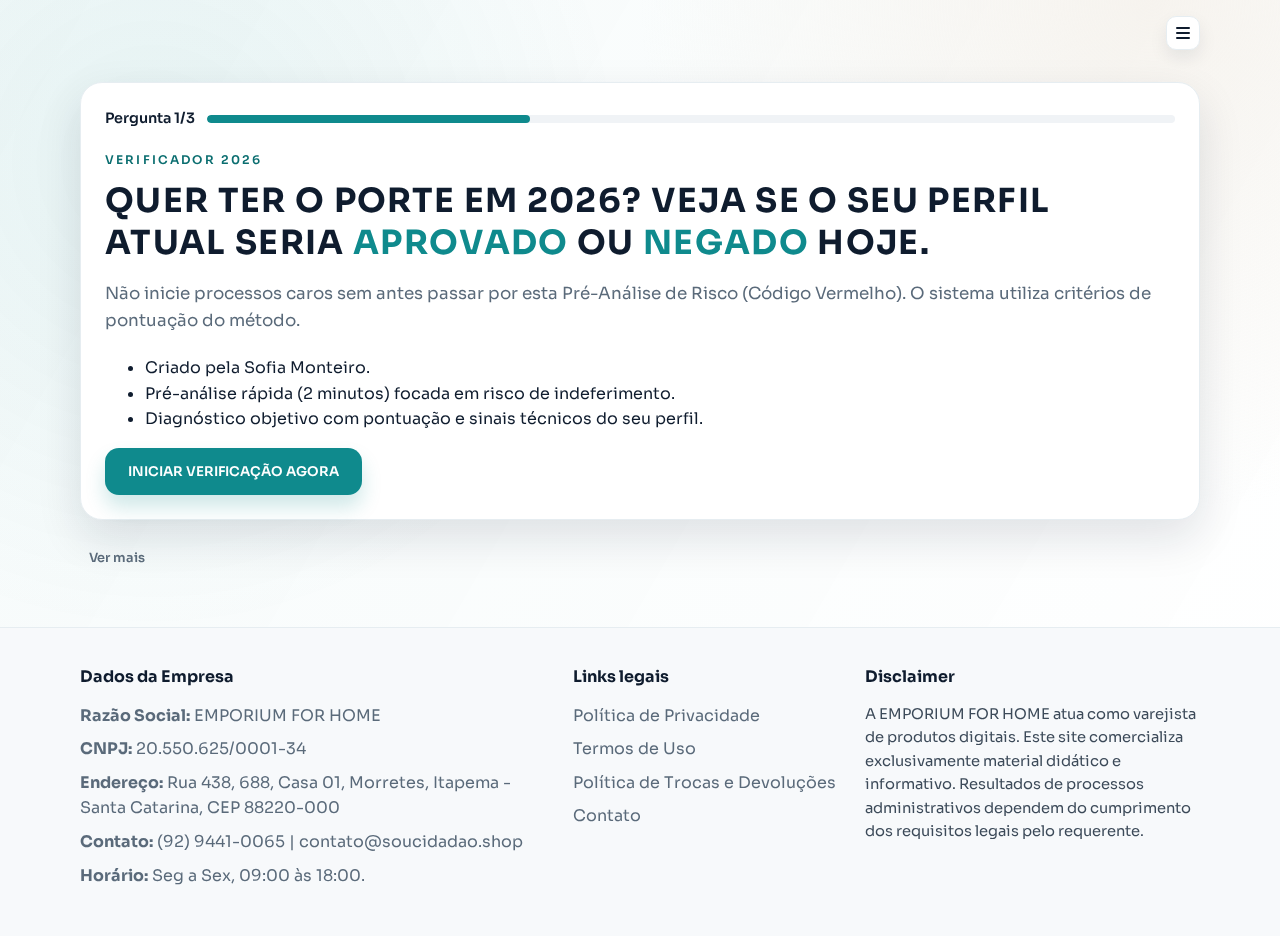
<file: verificador/index.html>
﻿<!doctype html>
<html lang="pt-BR">
<head>
  <meta charset="utf-8">
  <meta name="viewport" content="width=device-width, initial-scale=1">
  <title>Verificador de Requisitos 2026 | Manual Protocolo Cidadão</title>
  <meta name="description" content="Responda a 3 perguntas rápidas para saber se o seu perfil está apto a utilizar o Manual Protocolo Cidadão.">
  <link rel="preconnect" href="https://fonts.googleapis.com">
  <link rel="preconnect" href="https://fonts.gstatic.com" crossorigin>
  <link href="https://fonts.googleapis.com/css2?family=Sora:wght@400;600&display=swap" rel="stylesheet">
  <link rel="stylesheet" href="../assets/css/styles.css">
</head>
<body>
  <header class="site-header" hidden></header>

  <main id="conteudo">
    <div class="container mini-nav">
      <details class="mini-menu">
        <summary class="mini-trigger" aria-label="Abrir menu">
          <span class="hamburger" aria-hidden="true"></span>
          <span class="sr-only">Abrir menu</span>
        </summary>
        <nav class="mini-links" aria-label="Links rápidos">
          <a href="#o-que-e">O que é</a>
          <a href="#faq">FAQ</a>
          <a href="#contato">Contato</a>
          <a href="#politicas">Políticas</a>
        </nav>
      </details>
    </div>
    <section class="container quiz-shell">
      <div class="quiz-card" data-quiz>

        <div class="quiz-progress">
          <span class="progress-label" data-progress-text>Pergunta 1/3</span>
          <div class="progress-bar" aria-hidden="true">
            <span data-progress-bar></span>
          </div>
        </div>

        <div class="quiz-stage" data-stage="start">
          <div class="quiz-intro">
            <p class="eyebrow">Verificador 2026</p>
            <h1 class="quiz-title is-uppercase">Quer ter o Porte em 2026? Veja se o seu perfil atual seria <span class="headline-highlight">APROVADO</span> ou <span class="headline-highlight">NEGADO</span> hoje.</h1>
            <p class="subhead">Não inicie processos caros sem antes passar por esta Pré-Análise de Risco (Código Vermelho). O sistema utiliza critérios de pontuação do método.</p>
          </div>
          <ul class="intro-list">
            <li>Criado pela Sofia Monteiro.</li>
            <li>Pré-análise rápida (2 minutos) focada em risco de indeferimento.</li>
            <li>Diagnóstico objetivo com pontuação e sinais técnicos do seu perfil.</li>
          </ul>
          <button class="btn pulse" type="button" data-quiz-start>INICIAR VERIFICAÇÃO AGORA</button>
        </div>

        <div class="quiz-stage" data-stage="question" hidden>
          <h2 class="question-title" data-question></h2>
          <div class="option-grid" data-options></div>
        </div>

        <div class="quiz-stage" data-stage="analyzing" hidden>
          <h2 class="question-title">Analisando respostas...</h2>
          <p class="muted">Isso leva alguns segundos.</p>
          <div class="analysis-bar" aria-hidden="true">
            <span></span>
          </div>
          <div class="analysis-percent" aria-live="polite" data-analysis-percent>0%</div>
        </div>

        <div class="quiz-stage" data-stage="result" hidden>
          <h2 class="question-title">Diagnóstico concluído: seu perfil é compatível com o método.</h2>
          <p class="muted">O próximo passo é assistir ao vídeo para entender o processo completo para seu <strong>porte</strong>.</p>
          <a class="btn pulse" href="../vsl/">Assistir ao vídeo</a>
        </div>

        <div class="sr-only" aria-live="polite" data-live></div>
      </div>
    </section>

    <div class="container">
      <button class="btn btn-ghost reveal-main" type="button" data-reveal-toggle>Ver mais</button>
    </div>

    <div data-reveal-content hidden>
      <section class="container compact-section" id="o-que-e">
        <h2>O que é</h2>
        <p>Uma triagem educativa para entender se o seu perfil está alinhado ao método apresentado no Manual Protocolo Cidadão.</p>
        <p>O verificador não coleta dados sensíveis e serve apenas para orientar o acesso ao conteúdo didático.</p>
        <p>O objetivo é apresentar informações organizadas sobre requisitos gerais e boas práticas de preparação documental.</p>
      </section>

      <section class="container compact-section" id="faq">
        <h2>FAQ</h2>
        <div class="faq-grid">
          <div>
            <strong>Preciso concluir o quiz?</strong>
            <p class="muted">Não. Você pode assistir ao vídeo a qualquer momento.</p>
          </div>
          <div>
            <strong>Isso garante resultado?</strong>
            <p class="muted">Não. O material é educativo e depende do cumprimento dos requisitos legais.</p>
          </div>
          <div>
            <strong>O conteúdo é oficial?</strong>
            <p class="muted">Não. É um material informativo e independente.</p>
          </div>
          <div>
            <strong>Qual é a finalidade?</strong>
            <p class="muted">Organizar informações e orientar o passo a passo do dossiê de forma responsável.</p>
          </div>
        </div>
      </section>
    </div>

  </main>

  <footer class="site-footer" id="contato">
    <div class="container footer-grid">
      <div>
        <h2>Dados da Empresa</h2>
        <p><strong>Razão Social:</strong> EMPORIUM FOR HOME</p>
        <p><strong>CNPJ:</strong> 20.550.625/0001-34</p>
        <p><strong>Endereço:</strong> Rua 438, 688, Casa 01, Morretes, Itapema - Santa Catarina, CEP 88220-000</p>
        <p><strong>Contato:</strong> <a href="tel:+559294410065">(92) 9441-0065</a> | <a href="mailto:contato@soucidadao.shop">contato@soucidadao.shop</a></p>
        <p><strong>Horário:</strong> Seg a Sex, 09:00 às 18:00.</p>
      </div>
      <div>
        <h2 id="politicas">Links legais</h2>
        <ul class="footer-links">
          <li><a href="../politica-de-privacidade/">Política de Privacidade</a></li>
          <li><a href="../termos-de-uso/">Termos de Uso</a></li>
          <li><a href="../trocas-e-devolucoes/">Política de Trocas e Devoluções</a></li>
          <li><a href="../contato/">Contato</a></li>
        </ul>
      </div>
      <div>
        <h2>Disclaimer</h2>
        <p class="disclaimer">A EMPORIUM FOR HOME atua como varejista de produtos digitais. Este site comercializa exclusivamente material didático e informativo. Resultados de processos administrativos dependem do cumprimento dos requisitos legais pelo requerente.</p>
      </div>
    </div>
  </footer>

  <script src="../assets/js/quiz.js" defer></script>
</body>
</html>
</file>
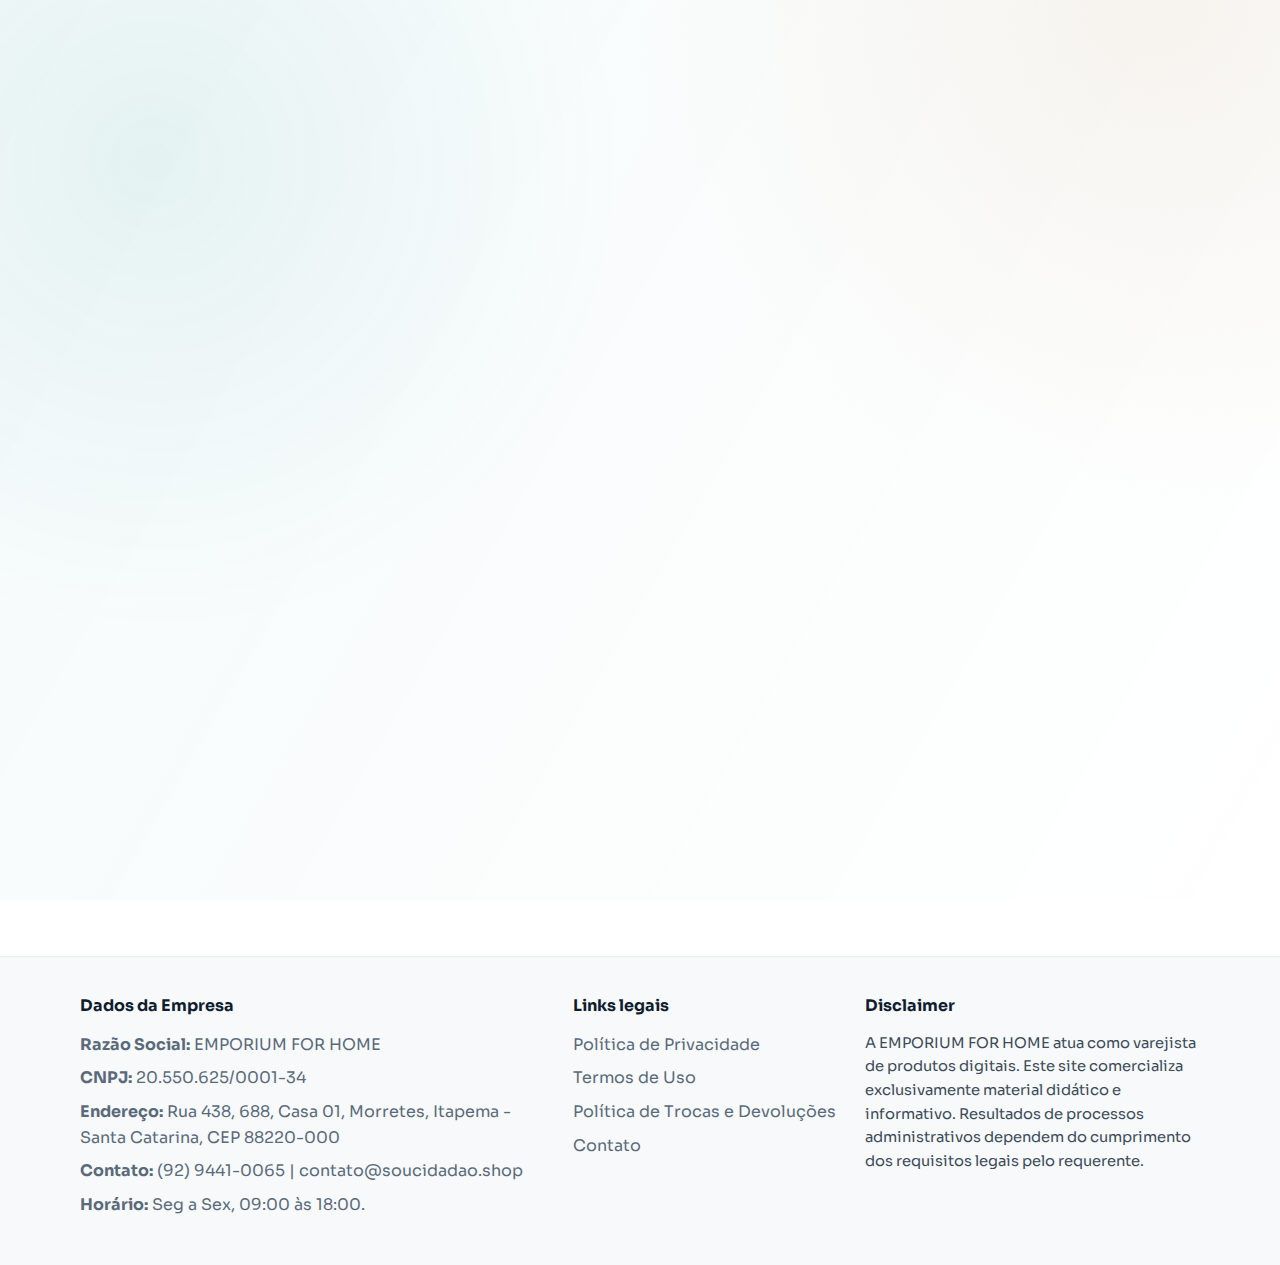
<file: vsl/index.html>
﻿<!doctype html>
<html lang="pt-BR">
<head>
  <meta charset="utf-8">
  <meta name="viewport" content="width=device-width, initial-scale=1">
  <title>Vídeo Explicativo | Manual Protocolo Cidadão</title>
  <meta name="description" content="Assista ao vídeo para entender como montar seu dossiê técnico e acessar o conteúdo educativo.">
  <link rel="preconnect" href="https://fonts.googleapis.com">
  <link rel="preconnect" href="https://fonts.gstatic.com" crossorigin>
  <link href="https://fonts.googleapis.com/css2?family=Sora:wght@400;600&display=swap" rel="stylesheet">
  <link rel="stylesheet" href="../assets/css/styles.css">
</head>
<body>
  <header class="site-header" hidden></header>

  <main id="conteudo" class="vsl-main">
    <section class="vsl-hero">
      <div class="vsl-player">
        <vturb-smartplayer id="vid-696c20c110d72bdc9f33fa46" style="display: block; margin: 0 auto; width: 100%;"></vturb-smartplayer>
      </div>
      <div class="cta-block vsl-cta" data-offer-cta hidden>
        <a class="btn pulse" href="https://go.perfectpay.com.br/PPU38CQ5C0E" target="_blank" rel="noopener noreferrer">EU QUERO O PROTOCOLO</a>
        <div class="trust-badges" aria-label="Selos de compra segura">
          <span>Compra segura</span>
          <span>Dados criptografados</span>
          <span>Garantia legal</span>
        </div>
      </div>
    </section>

    <section class="offer" data-offer hidden>
      <div>
        <p class="eyebrow">Oferta liberada</p>
        <h2>O que você recebe ao adquirir o Manual Protocolo Cidadão</h2>
        <p class="muted">Conteúdo digital com foco em organização, checklist e acompanhamento do dossiê.</p>
      </div>
      <div class="offer-grid">
        <div class="offer-card">
          <h3>O que você recebe</h3>
          <ul>
            <li>Manual digital com checklist de documentos.</li>
            <li>Modelos orientativos e exemplos práticos.</li>
            <li>Fluxo de preparação por etapas.</li>
          </ul>
        </div>
        <div class="offer-card">
          <h3>Como funciona o acesso</h3>
          <ul>
            <li>Entrega digital por e-mail após confirmação.</li>
            <li>Acesso imediato à área de membros.</li>
            <li>Atualizações de conteúdo incluídas.</li>
          </ul>
        </div>
        <div class="offer-card">
          <h3>Suporte</h3>
          <ul>
            <li>Canal de atendimento em horário comercial.</li>
            <li>Equipe preparada para dúvidas técnicas.</li>
            <li>Orientação sobre uso do material.</li>
          </ul>
        </div>
      </div>
      <div class="cta-block">
        <a class="btn" href="https://go.perfectpay.com.br/PPU38CQ5C0E" target="_blank" rel="noopener noreferrer">EU QUERO O PROTOCOLO</a>
        <div class="price-card" aria-label="Preço do Manual Protocolo Cidadão">
          <span class="price-title">Manual Protocolo Cidadão</span>
          <span class="price-main">R$ 197,00</span>
          <span class="price-sub">ou 12x de R$ 19,78 (total R$ 237,36)</span>
        </div>
        <div class="trust-badges" aria-label="Selos de compra segura">
          <span>Compra segura</span>
          <span>Dados criptografados</span>
          <span>Garantia legal</span>
        </div>
      </div>
      <div class="faq">
        <h3>FAQ rápido</h3>
        <div class="faq-grid">
          <div>
            <strong>O acesso é imediato?</strong>
            <p class="muted">Após a confirmação do pagamento, você recebe acesso ao conteúdo digital por e-mail.</p>
          </div>
          <div>
            <strong>Há garantia de resultado?</strong>
            <p class="muted">Não. O material é educativo e o resultado depende do cumprimento dos requisitos legais.</p>
          </div>
          <div>
            <strong>Posso tirar dúvidas?</strong>
            <p class="muted">Sim, nossa equipe atende em horário comercial via telefone ou e-mail.</p>
          </div>
          <div>
            <strong>O conteúdo serve para todo o Brasil?</strong>
            <p class="muted">O material é adaptável, mas recomenda-se conferir regras específicas do seu estado.</p>
          </div>
        </div>
      </div>
    </section>
  </main>

  <footer class="site-footer">
    <div class="container footer-grid">
      <div>
        <h2>Dados da Empresa</h2>
        <p><strong>Razão Social:</strong> EMPORIUM FOR HOME</p>
        <p><strong>CNPJ:</strong> 20.550.625/0001-34</p>
        <p><strong>Endereço:</strong> Rua 438, 688, Casa 01, Morretes, Itapema - Santa Catarina, CEP 88220-000</p>
        <p><strong>Contato:</strong> <a href="tel:+559294410065">(92) 9441-0065</a> | <a href="mailto:contato@soucidadao.shop">contato@soucidadao.shop</a></p>
        <p><strong>Horário:</strong> Seg a Sex, 09:00 às 18:00.</p>
      </div>
      <div>
        <h2>Links legais</h2>
        <ul class="footer-links">
          <li><a href="../politica-de-privacidade/">Política de Privacidade</a></li>
          <li><a href="../termos-de-uso/">Termos de Uso</a></li>
          <li><a href="../trocas-e-devolucoes/">Política de Trocas e Devoluções</a></li>
          <li><a href="../contato/">Contato</a></li>
        </ul>
      </div>
      <div>
        <h2>Disclaimer</h2>
        <p class="disclaimer">A EMPORIUM FOR HOME atua como varejista de produtos digitais. Este site comercializa exclusivamente material didático e informativo. Resultados de processos administrativos dependem do cumprimento dos requisitos legais pelo requerente.</p>
      </div>
    </div>
  </footer>

  <script type="text/javascript">
    var s = document.createElement("script");
    s.src = "https://scripts.converteai.net/75cba0a2-4116-4537-b0c1-962a9827fdce/players/696c20c110d72bdc9f33fa46/v4/player.js";
    s.async = true;
    document.head.appendChild(s);
  </script>
  <script src="../assets/js/vsl.js" defer></script>
</body>
</html>
</file>
<file: assets/css/styles.css>
﻿:root {
  --bg: #ffffff;
  --ink: #0f1c2e;
  --muted: #5a6a7a;
  --line: #e6edf1;
  --accent: #0f8a8d;
  --accent-dark: #0b6e70;
  --accent-soft: #e6f6f6;
  --accent-warm: #f4efe8;
  --shadow: 0 18px 45px rgba(15, 28, 46, 0.12);
  --radius: 22px;
  --max-w: 1120px;
}

*,
*::before,
*::after {
  box-sizing: border-box;
}

body {
  margin: 0;
  font-family: "Sora", "Helvetica Neue", Helvetica, sans-serif;
  color: var(--ink);
  background: var(--bg);
  min-height: 100vh;
  line-height: 1.6;
}

body.quiz-busy .site-footer {
  margin-top: 0;
}

body.quiz-busy main#conteudo {
  padding-bottom: 70vh;
}

body.quiz-busy .quiz-shell {
  min-height: 70vh;
  display: flex;
  align-items: center;
}

body.quiz-busy .quiz-card {
  width: 100%;
}

body::before {
  content: "";
  position: fixed;
  inset: 0;
  z-index: -1;
  pointer-events: none;
  background:
    radial-gradient(circle at 12% 18%, rgba(15, 138, 141, 0.08), transparent 35%),
    radial-gradient(circle at 90% 0%, rgba(244, 239, 232, 0.7), transparent 35%),
    linear-gradient(120deg, rgba(15, 138, 141, 0.04), rgba(255, 255, 255, 0));
}

img {
  max-width: 100%;
  display: block;
}

a {
  color: inherit;
  text-decoration: none;
}

a:hover {
  color: var(--accent-dark);
}

button {
  font-family: inherit;
}

:focus-visible {
  outline: 3px solid rgba(15, 138, 141, 0.35);
  outline-offset: 3px;
}

.container {
  width: min(var(--max-w), 92vw);
  margin: 0 auto;
}

.skip-link {
  position: absolute;
  top: -40px;
  left: 16px;
  padding: 10px 14px;
  background: #ffffff;
  border: 1px solid var(--line);
  border-radius: 10px;
  box-shadow: var(--shadow);
  z-index: 1000;
  transition: top 0.2s ease;
}

.skip-link:focus {
  top: 16px;
}

.site-header {
  padding: 24px 0 10px;
}

.header-grid {
  display: flex;
  align-items: center;
  justify-content: space-between;
  gap: 16px;
  flex-wrap: wrap;
}

.brand {
  display: flex;
  align-items: center;
  gap: 12px;
}

.brand-mark {
  width: 44px;
  height: 44px;
  border-radius: 14px;
  background: var(--accent-soft);
  color: var(--accent-dark);
  display: grid;
  place-items: center;
  font-weight: 600;
  letter-spacing: 0.5px;
}

.brand-title {
  font-weight: 600;
  font-size: 1rem;
}

.brand-sub {
  font-size: 0.9rem;
  color: var(--muted);
}

.header-actions,
.header-nav {
  display: flex;
  align-items: center;
  gap: 12px;
  flex-wrap: wrap;
}

.nav-link {
  font-weight: 600;
  color: var(--muted);
}

.nav-link:hover {
  color: var(--accent-dark);
}

.hero {
  display: grid;
  gap: 32px;
  align-items: center;
  padding: 32px 0 24px;
}

.eyebrow {
  text-transform: uppercase;
  letter-spacing: 0.18em;
  font-size: 0.75rem;
  color: var(--accent-dark);
  font-weight: 600;
}

.hero h1 {
  font-size: clamp(2rem, 3vw, 3rem);
  margin: 12px 0 16px;
  line-height: 1.2;
}

.subhead {
  font-size: 1.05rem;
  color: var(--muted);
  margin-bottom: 18px;
}

.badge-row {
  display: flex;
  flex-wrap: wrap;
  gap: 10px;
}

.badge {
  padding: 6px 12px;
  border-radius: 999px;
  background: #f6f8fa;
  border: 1px solid var(--line);
  font-size: 0.85rem;
  color: var(--muted);
}

.hero-note {
  margin-top: 18px;
  padding: 12px 14px;
  border-left: 3px solid var(--accent);
  background: #f8fcfc;
  color: var(--muted);
}

.quiz-shell {
  padding: 32px 0 24px;
}

.mini-nav {
  display: flex;
  justify-content: flex-end;
  padding: 16px 0 0;
}

.mini-menu {
  position: relative;
}

.mini-trigger {
  list-style: none;
  cursor: pointer;
  width: 34px;
  height: 34px;
  border-radius: 10px;
  border: 1px solid var(--line);
  background: #ffffff;
  display: grid;
  place-items: center;
  box-shadow: 0 8px 18px rgba(15, 28, 46, 0.08);
}

.mini-trigger::-webkit-details-marker {
  display: none;
}

.hamburger {
  width: 14px;
  height: 2px;
  background: var(--ink);
  position: relative;
  display: inline-block;
  border-radius: 999px;
}

.hamburger::before,
.hamburger::after {
  content: "";
  position: absolute;
  left: 0;
  width: 14px;
  height: 2px;
  background: var(--ink);
  border-radius: 999px;
}

.hamburger::before {
  top: -5px;
}

.hamburger::after {
  top: 5px;
}

.mini-links {
  position: absolute;
  right: 0;
  top: calc(100% + 10px);
  background: #ffffff;
  border: 1px solid var(--line);
  border-radius: 14px;
  padding: 12px 14px;
  display: grid;
  gap: 8px;
  min-width: 160px;
  box-shadow: var(--shadow);
  z-index: 5;
}

.mini-links a {
  font-weight: 600;
  color: var(--ink);
}

.mini-menu:not([open]) .mini-links {
  display: none;
}

.quiz-intro {
  margin-bottom: 20px;
}

.quiz-title {
  font-size: clamp(1.8rem, 2.6vw, 2.6rem);
  margin: 10px 0 12px;
  line-height: 1.25;
}

.is-uppercase {
  text-transform: uppercase;
  letter-spacing: 0.04em;
}

.headline-highlight {
  color: var(--accent);
}

.btn {
  display: inline-flex;
  align-items: center;
  justify-content: center;
  padding: 14px 22px;
  border-radius: 14px;
  border: 1px solid transparent;
  background: var(--accent);
  color: #ffffff;
  font-weight: 600;
  cursor: pointer;
  transition: transform 0.15s ease, box-shadow 0.15s ease, background 0.2s ease;
  box-shadow: 0 12px 20px rgba(15, 138, 141, 0.2);
}

.btn:hover {
  background: var(--accent-dark);
}

.btn:active {
  transform: translateY(1px);
}

.btn[disabled] {
  cursor: not-allowed;
  opacity: 0.6;
  box-shadow: none;
}

.btn-ghost {
  background: #ffffff;
  color: var(--ink);
  border: 1px solid var(--line);
  box-shadow: none;
}

.btn-ghost:hover {
  border-color: var(--accent);
  color: var(--accent-dark);
}

.quiz-card {
  background: #ffffff;
  border-radius: var(--radius);
  border: 1px solid var(--line);
  padding: 24px;
  box-shadow: var(--shadow);
}

.quiz-progress {
  display: flex;
  align-items: center;
  gap: 12px;
  margin-bottom: 20px;
}

.progress-label {
  font-weight: 600;
  font-size: 0.9rem;
}

.progress-bar {
  flex: 1;
  height: 8px;
  background: #f0f3f6;
  border-radius: 999px;
  overflow: hidden;
}

.progress-bar span {
  display: block;
  height: 100%;
  width: 0%;
  background: var(--accent);
  border-radius: inherit;
  transition: width 0.3s ease;
}

.question-title {
  font-size: 1.2rem;
  margin-bottom: 16px;
}

.option-grid {
  display: grid;
  gap: 12px;
}

.option-btn {
  width: 100%;
  text-align: left;
  padding: 14px 16px;
  border-radius: 14px;
  border: 1px solid var(--line);
  background: #ffffff;
  font-weight: 600;
  font-size: 1rem;
  color: var(--ink);
  cursor: pointer;
  transition: border-color 0.2s ease, transform 0.15s ease, box-shadow 0.2s ease;
  display: flex;
  align-items: center;
  gap: 12px;
  box-shadow: 0 12px 22px rgba(15, 28, 46, 0.08);
}

.option-btn:hover {
  border-color: var(--accent);
  box-shadow: 0 8px 18px rgba(15, 138, 141, 0.12);
}

.option-btn:active {
  transform: translateY(1px);
}

.option-check {
  width: 18px;
  height: 18px;
  border-radius: 6px;
  border: 2px solid rgba(15, 138, 141, 0.35);
  background: #ffffff;
  position: relative;
  flex: 0 0 auto;
}

.option-btn:hover .option-check {
  border-color: var(--accent);
}

.option-text {
  flex: 1;
}

.quiz-footer {
  margin-top: 20px;
  display: grid;
  gap: 10px;
}

.quiz-note {
  font-size: 0.9rem;
  color: var(--muted);
}

.loader {
  width: 44px;
  height: 44px;
  border-radius: 50%;
  border: 4px solid #e7edf1;
  border-top-color: var(--accent);
  animation: spin 1s linear infinite;
  margin-bottom: 16px;
}

.analysis-bar {
  height: 8px;
  border-radius: 999px;
  background: #eef2f5;
  overflow: hidden;
  margin-top: 10px;
}

.analysis-bar span {
  display: block;
  height: 100%;
  width: 0%;
  background: var(--accent);
  border-radius: inherit;
  transition: width 0.25s ease;
}

.analysis-percent {
  margin-top: 8px;
  font-weight: 600;
  color: var(--muted);
  font-size: 0.9rem;
}

.muted {
  color: var(--muted);
}

.info-section {
  padding: 24px 0 8px;
}

.compact-section {
  padding: 18px 0;
}

.compact-section h2 {
  margin: 0 0 8px;
}

.reveal-more {
  margin-top: 10px;
}

.reveal-trigger {
  list-style: none;
  cursor: pointer;
  display: inline-flex;
  align-items: center;
  gap: 8px;
  padding: 8px 12px;
  border-radius: 999px;
  border: 1px solid var(--line);
  background: #ffffff;
  color: var(--muted);
  font-weight: 600;
  font-size: 0.9rem;
}

.reveal-trigger::-webkit-details-marker {
  display: none;
}

.reveal-trigger::after {
  content: "";
  width: 6px;
  height: 6px;
  border-right: 2px solid var(--muted);
  border-bottom: 2px solid var(--muted);
  transform: rotate(45deg);
  transition: transform 0.2s ease;
}

.reveal-more[open] .reveal-trigger::after {
  transform: rotate(-135deg);
}

.reveal-content {
  margin-top: 12px;
  padding: 12px 14px;
  border-radius: 14px;
  background: #fbfcfd;
  border: 1px solid var(--line);
  color: var(--muted);
}

.info-grid {
  display: grid;
  gap: 16px;
}

.info-card {
  background: #ffffff;
  border: 1px solid var(--line);
  border-radius: 18px;
  padding: 18px;
  box-shadow: 0 10px 24px rgba(15, 28, 46, 0.06);
}

.info-card h3 {
  margin-top: 0;
  margin-bottom: 8px;
}

.callout {
  margin: 32px auto 16px;
  background: #f8fbfb;
  border: 1px dashed rgba(15, 138, 141, 0.4);
  border-radius: var(--radius);
  padding: 24px;
  display: grid;
  gap: 16px;
  align-items: center;
}

.video-card {
  background: #ffffff;
  border-radius: var(--radius);
  border: 1px solid var(--line);
  padding: 18px;
  box-shadow: var(--shadow);
}

.video-frame {
  width: 100%;
  aspect-ratio: 16 / 9;
  background: #f4f6f8;
  border-radius: 16px;
  display: grid;
  place-items: center;
  overflow: hidden;
}

.video-note {
  margin-top: 12px;
  font-size: 0.92rem;
  color: var(--muted);
}

.vsl-main {
  min-height: 100vh;
}

.vsl-hero {
  width: 100%;
  padding: 0;
  margin: 0;
}

.vsl-player {
  width: 100%;
  max-width: 1200px;
  margin: 0 auto;
  padding: 20px 16px 24px;
}

.vsl-player vturb-smartplayer {
  width: 100%;
}

.offer-status {
  margin-top: 16px;
  padding: 10px 14px;
  border-radius: 12px;
  background: #f6f8fa;
  border: 1px solid var(--line);
  color: var(--muted);
  font-size: 0.95rem;
}

.offer {
  margin: 12px auto 0;
  padding: 28px;
  border-radius: var(--radius);
  border: 1px solid var(--line);
  background: #ffffff;
  box-shadow: var(--shadow);
  width: min(var(--max-w), 92vw);
}

.offer.is-visible {
  animation: reveal 0.6s ease;
}

.offer-grid {
  display: grid;
  gap: 16px;
  margin-top: 18px;
}

.offer-card {
  padding: 18px;
  border-radius: 16px;
  border: 1px solid var(--line);
  background: #fbfcfd;
}

.offer-card ul {
  margin: 10px 0 0;
  padding-left: 18px;
  color: var(--muted);
}

.offer-list {
  margin: 16px 0 0;
  padding-left: 18px;
  color: var(--muted);
}

.cta-block {
  margin-top: 24px;
  display: grid;
  gap: 10px;
  justify-items: start;
}

.vsl-cta {
  margin: 0 auto 16px;
  width: min(var(--max-w), 92vw);
  justify-items: center;
}

.pulse {
  animation: pulse 1.2s ease-in-out infinite;
}

.micro {
  font-size: 0.88rem;
  color: var(--muted);
}

.trust-badges {
  display: flex;
  flex-wrap: wrap;
  gap: 8px;
  font-size: 0.82rem;
  color: var(--muted);
  justify-content: center;
}

.trust-badges span {
  padding: 6px 10px;
  border-radius: 999px;
  background: #f2f6f8;
  border: 1px solid var(--line);
  font-weight: 600;
}

.price-card {
  display: grid;
  gap: 4px;
  padding: 12px 14px;
  border-radius: 12px;
  background: #f6fbfb;
  border: 1px solid rgba(15, 138, 141, 0.18);
  color: var(--ink);
  width: fit-content;
}

.price-title {
  font-size: 0.88rem;
  color: var(--muted);
  text-transform: uppercase;
  letter-spacing: 0.08em;
  font-weight: 600;
}

.price-main {
  font-size: 1.4rem;
  font-weight: 700;
  color: var(--accent-dark);
}

.price-sub {
  font-size: 0.92rem;
  color: var(--muted);
}

.faq {
  margin-top: 28px;
}

.faq-grid {
  display: grid;
  gap: 16px;
}

.site-footer {
  margin-top: 56px;
  padding: 36px 0 40px;
  background: #f7f9fb;
  border-top: 1px solid var(--line);
  color: var(--muted);
}

.footer-grid {
  display: grid;
  gap: 24px;
}

.site-footer h2 {
  font-size: 1rem;
  color: var(--ink);
  margin-top: 0;
}

.site-footer p {
  margin: 8px 0;
}

.footer-links {
  list-style: none;
  padding: 0;
  margin: 0;
  display: grid;
  gap: 8px;
}

.disclaimer {
  font-size: 0.92rem;
  color: #3c4a59;
}

.legal {
  padding: 24px 0 8px;
}

.legal h1 {
  margin-top: 6px;
  font-size: clamp(2rem, 2.6vw, 2.6rem);
}

.legal-section {
  margin-top: 20px;
}

.legal-section h2 {
  margin-bottom: 8px;
}

.sr-only {
  position: absolute;
  width: 1px;
  height: 1px;
  padding: 0;
  margin: -1px;
  overflow: hidden;
  clip: rect(0, 0, 0, 0);
  border: 0;
}

[hidden] {
  display: none !important;
}

@keyframes spin {
  to {
    transform: rotate(360deg);
  }
}

@keyframes reveal {
  from {
    opacity: 0;
    transform: translateY(12px);
  }
  to {
    opacity: 1;
    transform: translateY(0);
  }
}


@keyframes pulse {
  0%,
  100% {
    transform: scale(1);
    box-shadow: 0 12px 20px rgba(15, 138, 141, 0.2);
  }
  50% {
    transform: scale(1.03);
    box-shadow: 0 18px 28px rgba(15, 138, 141, 0.35);
  }
}

@media (min-width: 900px) {
  .hero {
    grid-template-columns: 1.05fr 0.95fr;
  }

  .info-grid {
    grid-template-columns: repeat(3, 1fr);
  }

  .offer-grid {
    grid-template-columns: repeat(3, 1fr);
  }

  .faq-grid {
    grid-template-columns: repeat(2, 1fr);
  }

  .footer-grid {
    grid-template-columns: 1.4fr 0.8fr 1fr;
  }
}

@media (max-width: 720px) {
  .brand-sub {
    width: 100%;
  }

  .btn {
    width: 100%;
  }

  .video-card,
  .quiz-card,
  .offer {
    padding: 20px;
  }

  .header-actions,
  .header-nav {
    width: 100%;
    justify-content: flex-start;
  }
}

@media (prefers-reduced-motion: reduce) {
  * {
    animation: none !important;
    transition: none !important;
  }
}
.reveal-main {
  padding: 4px 8px;
  border-radius: 999px;
  border: 1px solid transparent;
  background: transparent;
  color: var(--muted);
  box-shadow: none;
  font-weight: 600;
  font-size: 0.8rem;
}

.reveal-main:hover {
  color: var(--accent-dark);
  border-color: rgba(15, 138, 141, 0.2);
  background: rgba(15, 138, 141, 0.06);
}

.reveal-main:active {
  transform: none;
}
</file>
